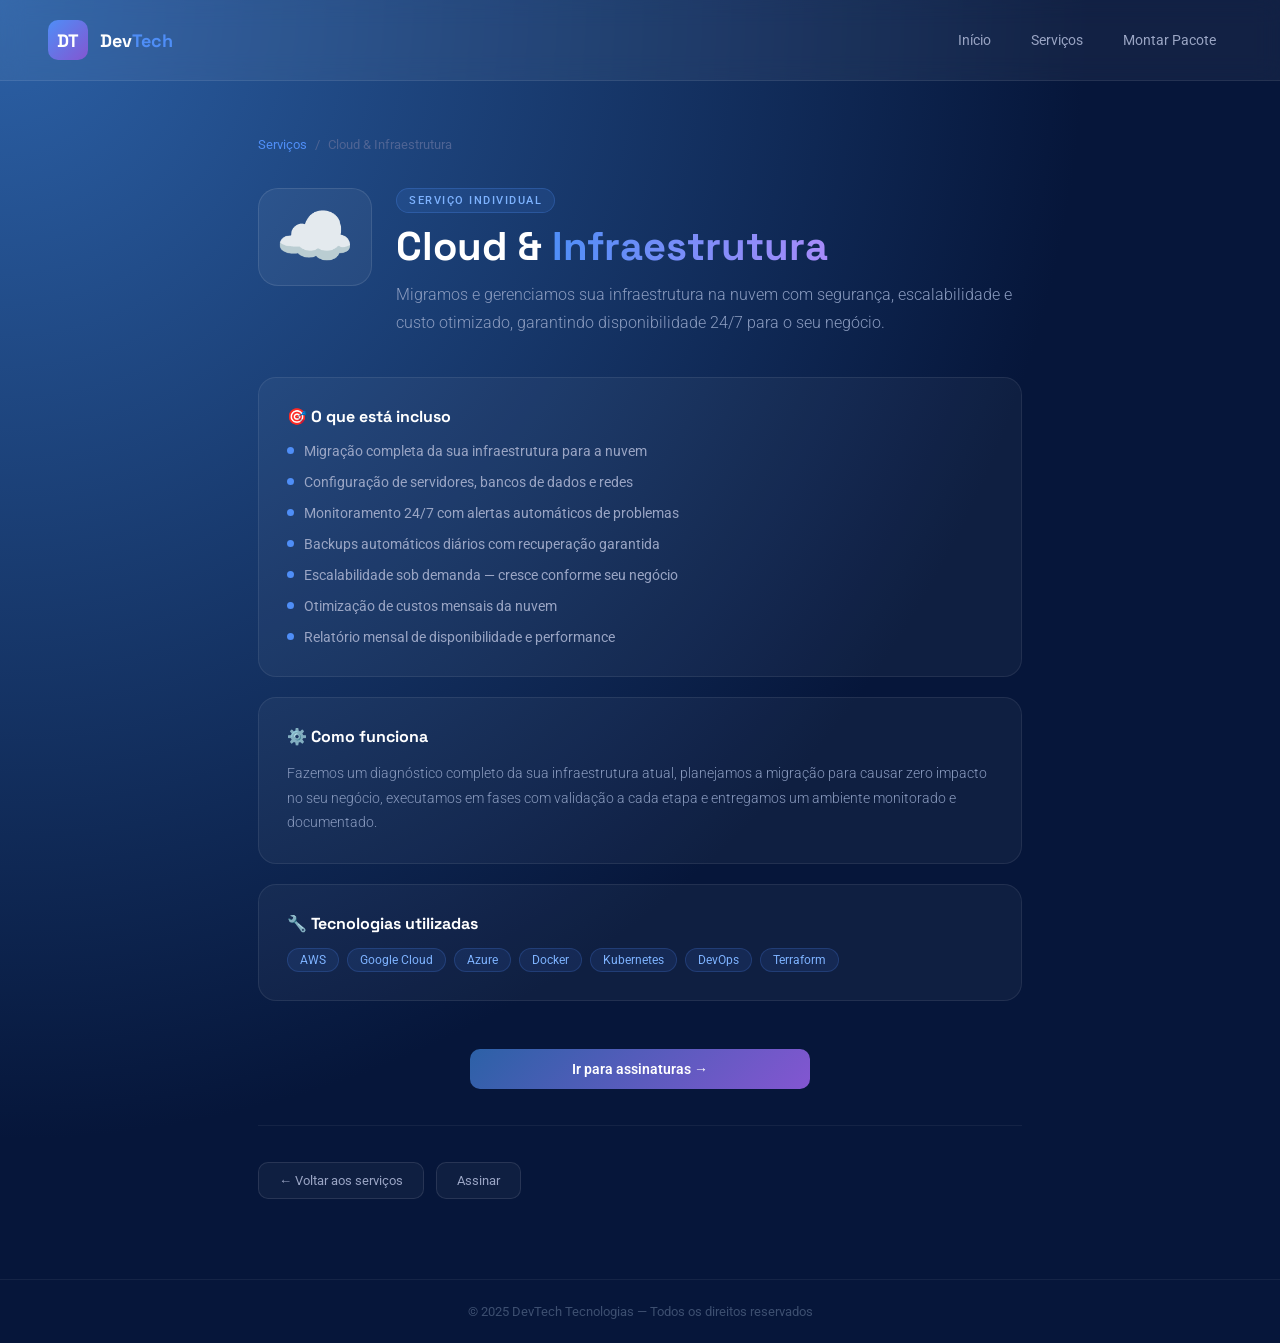
<file: detalhe-cloud.html>
<!DOCTYPE html>
<html lang="pt-br">
<head>
    <meta charset="UTF-8">
    <meta name="viewport" content="width=device-width, initial-scale=1.0">
    <title>Cloud & Infraestrutura — DevTech Tecnologias</title>
    <link rel="icon" type="image/svg+xml" href="favicon.svg">
    <link href="https://fonts.googleapis.com/css2?family=Space+Grotesk:wght@500;600;700&family=Roboto:wght@300;400;500;700&display=swap" rel="stylesheet">
    <style>
        * { margin: 0; padding: 0; box-sizing: border-box; }
        body {
            font-family: 'Roboto', sans-serif;
            background-color: #06163a;
            background-image:
                radial-gradient(ellipse at top left, #2c61a7 0%, #06163a 60%),
                radial-gradient(ellipse at bottom right, #8356d1 0%, transparent 80%);
            min-height: 100vh; color: #e8eaf6;
        }
        nav {
            display: flex; align-items: center; justify-content: space-between;
            padding: 20px 48px; background: rgba(255,255,255,0.05);
            backdrop-filter: blur(12px); border-bottom: 1px solid rgba(255,255,255,0.08);
            position: sticky; top: 0; z-index: 100;
        }
        .logo { display: flex; align-items: center; gap: 12px; text-decoration: none; }
        .logo-icon { width: 40px; height: 40px; background: linear-gradient(135deg, #4f8ef7, #8356d1); border-radius: 10px; display: flex; align-items: center; justify-content: center; font-family: 'Space Grotesk', sans-serif; font-weight: 800; font-size: 18px; color: white; }
        .logo-text { font-family: 'Space Grotesk', sans-serif; font-weight: 700; font-size: 18px; color: white; }
        .logo-text span { color: #4f8ef7; }
        .nav-links { display: flex; gap: 8px; }
        .nav-links a { color: #9aa5c4; text-decoration: none; font-size: 14px; padding: 8px 16px; border-radius: 8px; transition: all 0.2s; }
        .nav-links a:hover { background: rgba(255,255,255,0.07); color: white; }
        .page { max-width: 860px; margin: 0 auto; padding: 56px 48px 80px; }
        .breadcrumb { display: flex; align-items: center; gap: 8px; font-size: 13px; color: #4f6494; margin-bottom: 36px; }
        .breadcrumb a { color: #4f8ef7; text-decoration: none; }
        .breadcrumb a:hover { text-decoration: underline; }
        .servico-hero { display: flex; align-items: flex-start; gap: 24px; margin-bottom: 40px; animation: fadeUp 0.5s ease both; }
        .servico-emoji-grande { font-size: 64px; line-height: 1; flex-shrink: 0; background: rgba(255,255,255,0.05); border: 1px solid rgba(255,255,255,0.1); border-radius: 20px; padding: 16px; }
        .servico-info { flex: 1; }
        .hero-tag { display: inline-block; background: rgba(79,142,247,0.12); border: 1px solid rgba(79,142,247,0.25); color: #7eb3ff; font-size: 11px; font-weight: 500; letter-spacing: 1.5px; text-transform: uppercase; padding: 5px 12px; border-radius: 20px; margin-bottom: 12px; }
        .servico-info h1 { font-family: 'Space Grotesk', sans-serif; font-size: 40px; font-weight: 800; color: white; line-height: 1.1; margin-bottom: 12px; }
        .servico-info h1 span { background: linear-gradient(90deg, #4f8ef7, #a78bfa); -webkit-background-clip: text; -webkit-text-fill-color: transparent; background-clip: text; }
        .servico-info p { font-size: 16px; color: #8a9bbf; line-height: 1.75; font-weight: 300; }
        .secoes { display: flex; flex-direction: column; gap: 20px; margin-bottom: 48px; animation: fadeUp 0.5s 0.1s ease both; }
        .secao { background: rgba(255,255,255,0.04); border: 1px solid rgba(255,255,255,0.08); border-radius: 18px; padding: 28px; }
        .secao-titulo { font-family: 'Space Grotesk', sans-serif; font-size: 16px; font-weight: 700; color: white; margin-bottom: 14px; display: flex; align-items: center; gap: 8px; }
        .secao p { font-size: 14px; color: #8a9bbf; line-height: 1.75; font-weight: 300; }
        .lista { list-style: none; display: flex; flex-direction: column; gap: 10px; }
        .lista li { font-size: 14px; color: #9aa5c4; display: flex; align-items: flex-start; gap: 10px; line-height: 1.5; }
        .dot-item { width: 7px; height: 7px; border-radius: 50%; background: #4f8ef7; flex-shrink: 0; margin-top: 6px; }
        .techs { display: flex; flex-wrap: wrap; gap: 8px; margin-top: 4px; }
        .tech-tag { background: rgba(79,142,247,0.1); border: 1px solid rgba(79,142,247,0.2); color: #7eb3ff; font-size: 12px; padding: 4px 12px; border-radius: 20px; }
        .planos-section { animation: fadeUp 0.5s 0.2s ease both; }
        .planos-section h2 { font-family: 'Space Grotesk', sans-serif; font-size: 22px; font-weight: 700; color: white; margin-bottom: 20px; }
        .toggle-row { display: flex; align-items: center; gap: 12px; margin-bottom: 24px; }
        .toggle-label { font-size: 14px; color: #6b7fa3; font-weight: 500; transition: color 0.2s; }
        .toggle-label.ativo { color: white; }
        .toggle { position: relative; width: 52px; height: 26px; background: rgba(255,255,255,0.1); border-radius: 13px; cursor: pointer; border: 1px solid rgba(255,255,255,0.15); transition: background 0.3s; }
        .toggle.anual { background: rgba(79,142,247,0.35); border-color: rgba(79,142,247,0.5); }
        .toggle-bolinha { position: absolute; top: 3px; left: 3px; width: 18px; height: 18px; border-radius: 50%; background: white; transition: transform 0.3s; }
        .toggle.anual .toggle-bolinha { transform: translateX(26px); }
        .badge-eco { background: linear-gradient(135deg, #34d399, #10b981); color: #012b1a; font-size: 11px; font-weight: 700; padding: 3px 10px; border-radius: 20px; }
        .planos-grid { display: grid; grid-template-columns: 1fr 1fr; gap: 20px; }
        .plano-box { background: rgba(255,255,255,0.05); border: 1px solid rgba(255,255,255,0.08); border-radius: 18px; padding: 28px; transition: all 0.3s; position: relative; }
        .plano-box.destaque { border-color: rgba(79,142,247,0.45); background: rgba(79,142,247,0.06); }
        .badge-pop { position: absolute; top: -10px; left: 50%; transform: translateX(-50%); background: linear-gradient(135deg, #4f8ef7, #8356d1); color: white; font-size: 11px; font-weight: 700; padding: 3px 14px; border-radius: 20px; white-space: nowrap; }
        .plano-nome { font-family: 'Space Grotesk', sans-serif; font-size: 15px; font-weight: 700; color: white; text-align: center; margin-bottom: 16px; }
        .plano-preco-area { text-align: center; padding-bottom: 20px; margin-bottom: 20px; border-bottom: 1px solid rgba(255,255,255,0.07); }
        .preco-principal { font-family: 'Space Grotesk', sans-serif; font-size: 36px; font-weight: 800; color: white; line-height: 1; }
        .preco-principal span { font-size: 15px; color: #6b7fa3; font-weight: 400; }
        .preco-eco { font-size: 12px; color: #34d399; margin-top: 6px; font-weight: 500; }
        .plano-itens { list-style: none; display: flex; flex-direction: column; gap: 9px; margin-bottom: 22px; }
        .plano-itens li { font-size: 13px; color: #9aa5c4; display: flex; align-items: center; gap: 8px; }
        .check-icon { width: 16px; height: 16px; border-radius: 50%; background: rgba(79,142,247,0.15); border: 1px solid rgba(79,142,247,0.3); display: flex; align-items: center; justify-content: center; font-size: 9px; color: #4f8ef7; flex-shrink: 0; }
        .btn-assinar { display: block; width: 100%; padding: 12px; border-radius: 10px; background: linear-gradient(135deg, #2c61a7, #8356d1); color: white; font-family: 'Roboto', sans-serif; font-size: 14px; font-weight: 600; border: none; cursor: pointer; text-align: center; text-decoration: none; transition: opacity 0.2s, transform 0.15s; }
        .btn-assinar:hover { opacity: 0.85; transform: translateY(-2px); }
        .rodape-links { display: flex; gap: 12px; margin-top: 36px; padding-top: 36px; border-top: 1px solid rgba(255,255,255,0.06); }
        .btn-link { display: inline-flex; align-items: center; gap: 6px; padding: 10px 20px; border-radius: 10px; border: 1px solid rgba(255,255,255,0.1); background: rgba(255,255,255,0.04); color: #9aa5c4; font-size: 13px; text-decoration: none; transition: all 0.2s; }
        .btn-link:hover { background: rgba(255,255,255,0.08); color: white; }
        footer { text-align: center; padding: 24px; border-top: 1px solid rgba(255,255,255,0.06); color: #3d4f70; font-size: 13px; }
        @keyframes fadeUp { from { opacity: 0; transform: translateY(20px); } to { opacity: 1; transform: translateY(0); } }
        @media (max-width: 700px) { nav { padding: 16px 20px; } .nav-links { display: none; } .page { padding: 32px 20px 60px; } .servico-hero { flex-direction: column; gap: 16px; } .planos-grid { grid-template-columns: 1fr; } }
</style>
</head>
<body>
<nav>
    <a class="logo" href="dashboard.html">
        <div class="logo-icon">DT</div>
        <span class="logo-text">Dev<span>Tech</span></span>
    </a>
    <div class="nav-links">
        <a href="dashboard.html">In&#237;cio</a>
        <a href="serviços.html">Servi&#231;os</a>
        <a href="pacote.html">Montar Pacote</a>
    </div>
</nav>

<div class="page">
    <div class="breadcrumb">
        <a href="servicos.html">Servi&#231;os</a>
        <span>/</span>
        <span>Cloud & Infraestrutura</span>
    </div>

    <div class="servico-hero">
        <div class="servico-emoji-grande">☁️</div>
        <div class="servico-info">
            <div class="hero-tag">Servi&#231;o Individual</div>
            <h1>Cloud &amp; <span>Infraestrutura</span></h1>
            <p>Migramos e gerenciamos sua infraestrutura na nuvem com segurança, escalabilidade e custo otimizado, garantindo disponibilidade 24/7 para o seu negócio.</p>
        </div>
    </div>

    <div class="secoes">
        <div class="secao">
            <div class="secao-titulo">&#127919; O que est&#225; incluso</div>
            <ul class="lista">
                    <li><span class="dot-item"></span>Migração completa da sua infraestrutura para a nuvem</li>
                    <li><span class="dot-item"></span>Configuração de servidores, bancos de dados e redes</li>
                    <li><span class="dot-item"></span>Monitoramento 24/7 com alertas automáticos de problemas</li>
                    <li><span class="dot-item"></span>Backups automáticos diários com recuperação garantida</li>
                    <li><span class="dot-item"></span>Escalabilidade sob demanda — cresce conforme seu negócio</li>
                    <li><span class="dot-item"></span>Otimização de custos mensais da nuvem</li>
                    <li><span class="dot-item"></span>Relatório mensal de disponibilidade e performance</li>
            </ul>
        </div>
        <div class="secao">
            <div class="secao-titulo">&#9881;&#65039; Como funciona</div>
            <p>Fazemos um diagnóstico completo da sua infraestrutura atual, planejamos a migração para causar zero impacto no seu negócio, executamos em fases com validação a cada etapa e entregamos um ambiente monitorado e documentado.</p>
        </div>
        <div class="secao">
            <div class="secao-titulo">&#128295; Tecnologias utilizadas</div>
            <div class="techs">
                <span class="tech-tag">AWS</span>
                <span class="tech-tag">Google Cloud</span>
                <span class="tech-tag">Azure</span>
                <span class="tech-tag">Docker</span>
                <span class="tech-tag">Kubernetes</span>
                <span class="tech-tag">DevOps</span>
                <span class="tech-tag">Terraform</span>
            </div>
        </div>
    </div>

    <div class="planos-section">

        <a href="pacote.html" class="btn-assinar" style="max-width: 340px; margin: 28px auto 0;">Ir para assinaturas &#8594;</a>

        <div class="rodape-links">
            <a href="serviços.html" class="btn-link">&#8592; Voltar aos servi&#231;os</a>
            <a href="pacote.html" class="btn-link">Assinar</a>
        </div>
    </div>
</div>

<footer>&#169; 2025 DevTech Tecnologias &#8212; Todos os direitos reservados</footer>

<script>
</script>
</body>
</html>
</file>
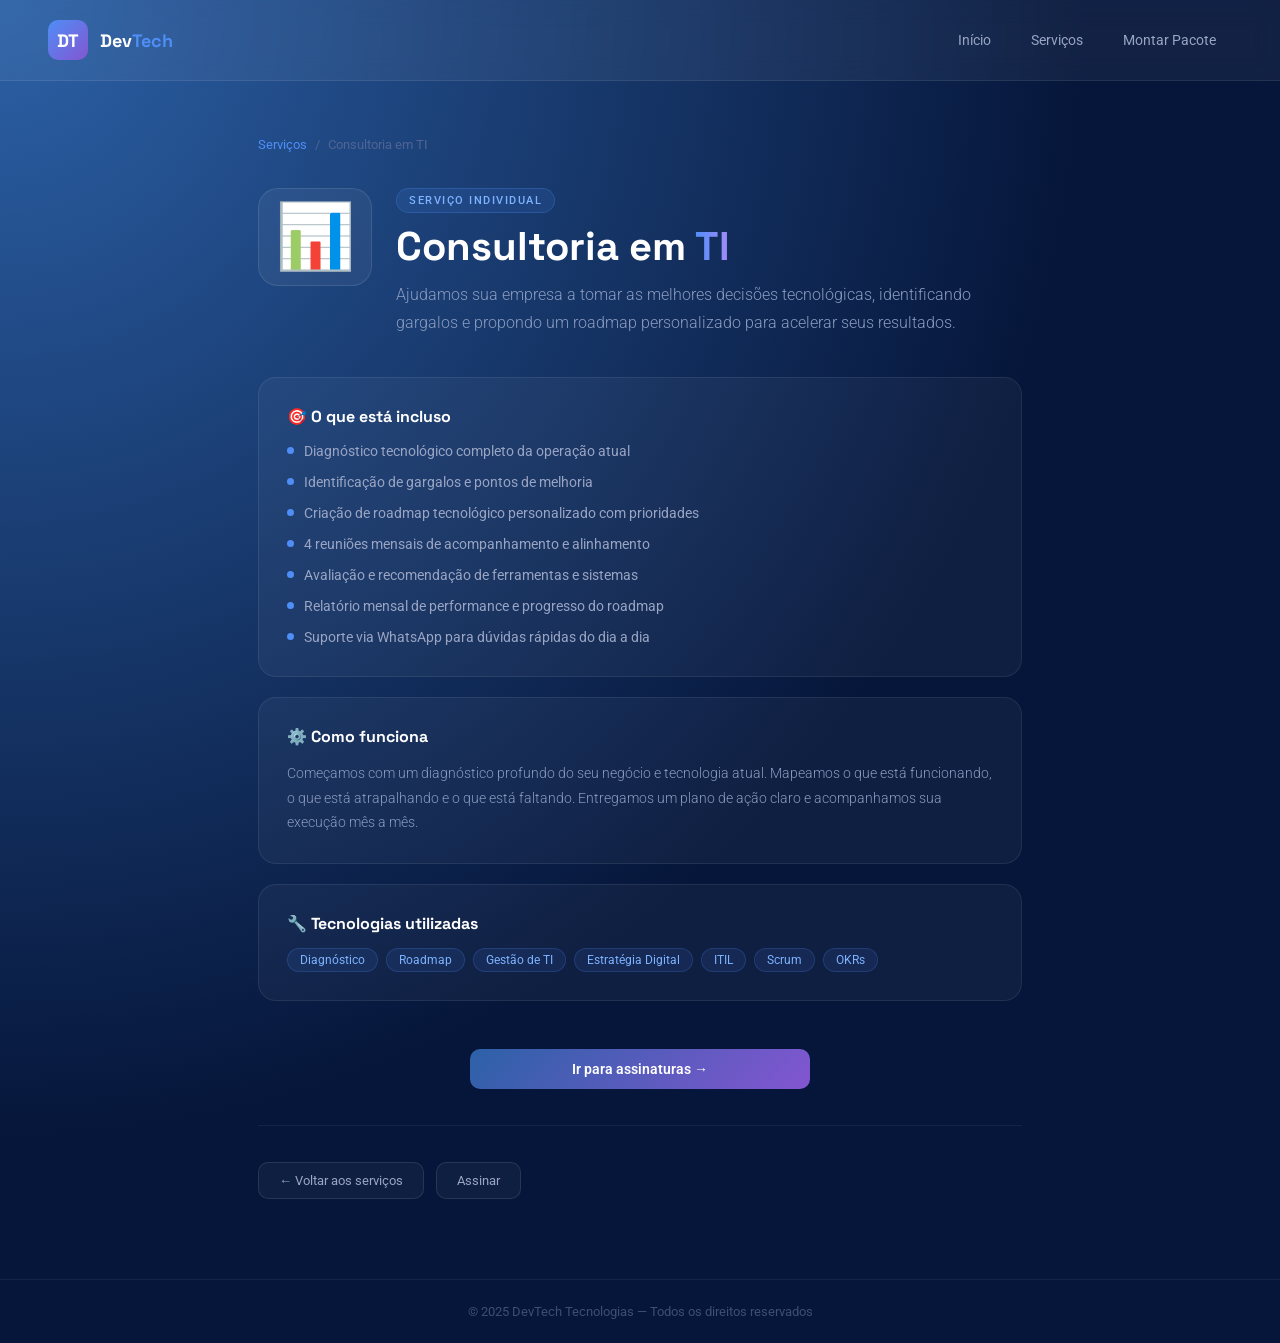
<file: detalhe-consultoria.html>
<!DOCTYPE html>
<html lang="pt-br">
<head>
    <meta charset="UTF-8">
    <meta name="viewport" content="width=device-width, initial-scale=1.0">
    <title>Consultoria em TI — DevTech Tecnologias</title>
    <link rel="icon" type="image/svg+xml" href="favicon.svg">
    <link href="https://fonts.googleapis.com/css2?family=Space+Grotesk:wght@500;600;700&family=Roboto:wght@300;400;500;700&display=swap" rel="stylesheet">
    <style>
        * { margin: 0; padding: 0; box-sizing: border-box; }
        body {
            font-family: 'Roboto', sans-serif;
            background-color: #06163a;
            background-image:
                radial-gradient(ellipse at top left, #2c61a7 0%, #06163a 60%),
                radial-gradient(ellipse at bottom right, #8356d1 0%, transparent 80%);
            min-height: 100vh; color: #e8eaf6;
        }
        nav {
            display: flex; align-items: center; justify-content: space-between;
            padding: 20px 48px; background: rgba(255,255,255,0.05);
            backdrop-filter: blur(12px); border-bottom: 1px solid rgba(255,255,255,0.08);
            position: sticky; top: 0; z-index: 100;
        }
        .logo { display: flex; align-items: center; gap: 12px; text-decoration: none; }
        .logo-icon { width: 40px; height: 40px; background: linear-gradient(135deg, #4f8ef7, #8356d1); border-radius: 10px; display: flex; align-items: center; justify-content: center; font-family: 'Space Grotesk', sans-serif; font-weight: 800; font-size: 18px; color: white; }
        .logo-text { font-family: 'Space Grotesk', sans-serif; font-weight: 700; font-size: 18px; color: white; }
        .logo-text span { color: #4f8ef7; }
        .nav-links { display: flex; gap: 8px; }
        .nav-links a { color: #9aa5c4; text-decoration: none; font-size: 14px; padding: 8px 16px; border-radius: 8px; transition: all 0.2s; }
        .nav-links a:hover { background: rgba(255,255,255,0.07); color: white; }
        .page { max-width: 860px; margin: 0 auto; padding: 56px 48px 80px; }
        .breadcrumb { display: flex; align-items: center; gap: 8px; font-size: 13px; color: #4f6494; margin-bottom: 36px; }
        .breadcrumb a { color: #4f8ef7; text-decoration: none; }
        .breadcrumb a:hover { text-decoration: underline; }
        .servico-hero { display: flex; align-items: flex-start; gap: 24px; margin-bottom: 40px; animation: fadeUp 0.5s ease both; }
        .servico-emoji-grande { font-size: 64px; line-height: 1; flex-shrink: 0; background: rgba(255,255,255,0.05); border: 1px solid rgba(255,255,255,0.1); border-radius: 20px; padding: 16px; }
        .servico-info { flex: 1; }
        .hero-tag { display: inline-block; background: rgba(79,142,247,0.12); border: 1px solid rgba(79,142,247,0.25); color: #7eb3ff; font-size: 11px; font-weight: 500; letter-spacing: 1.5px; text-transform: uppercase; padding: 5px 12px; border-radius: 20px; margin-bottom: 12px; }
        .servico-info h1 { font-family: 'Space Grotesk', sans-serif; font-size: 40px; font-weight: 800; color: white; line-height: 1.1; margin-bottom: 12px; }
        .servico-info h1 span { background: linear-gradient(90deg, #4f8ef7, #a78bfa); -webkit-background-clip: text; -webkit-text-fill-color: transparent; background-clip: text; }
        .servico-info p { font-size: 16px; color: #8a9bbf; line-height: 1.75; font-weight: 300; }
        .secoes { display: flex; flex-direction: column; gap: 20px; margin-bottom: 48px; animation: fadeUp 0.5s 0.1s ease both; }
        .secao { background: rgba(255,255,255,0.04); border: 1px solid rgba(255,255,255,0.08); border-radius: 18px; padding: 28px; }
        .secao-titulo { font-family: 'Space Grotesk', sans-serif; font-size: 16px; font-weight: 700; color: white; margin-bottom: 14px; display: flex; align-items: center; gap: 8px; }
        .secao p { font-size: 14px; color: #8a9bbf; line-height: 1.75; font-weight: 300; }
        .lista { list-style: none; display: flex; flex-direction: column; gap: 10px; }
        .lista li { font-size: 14px; color: #9aa5c4; display: flex; align-items: flex-start; gap: 10px; line-height: 1.5; }
        .dot-item { width: 7px; height: 7px; border-radius: 50%; background: #4f8ef7; flex-shrink: 0; margin-top: 6px; }
        .techs { display: flex; flex-wrap: wrap; gap: 8px; margin-top: 4px; }
        .tech-tag { background: rgba(79,142,247,0.1); border: 1px solid rgba(79,142,247,0.2); color: #7eb3ff; font-size: 12px; padding: 4px 12px; border-radius: 20px; }
        .planos-section { animation: fadeUp 0.5s 0.2s ease both; }
        .planos-section h2 { font-family: 'Space Grotesk', sans-serif; font-size: 22px; font-weight: 700; color: white; margin-bottom: 20px; }
        .toggle-row { display: flex; align-items: center; gap: 12px; margin-bottom: 24px; }
        .toggle-label { font-size: 14px; color: #6b7fa3; font-weight: 500; transition: color 0.2s; }
        .toggle-label.ativo { color: white; }
        .toggle { position: relative; width: 52px; height: 26px; background: rgba(255,255,255,0.1); border-radius: 13px; cursor: pointer; border: 1px solid rgba(255,255,255,0.15); transition: background 0.3s; }
        .toggle.anual { background: rgba(79,142,247,0.35); border-color: rgba(79,142,247,0.5); }
        .toggle-bolinha { position: absolute; top: 3px; left: 3px; width: 18px; height: 18px; border-radius: 50%; background: white; transition: transform 0.3s; }
        .toggle.anual .toggle-bolinha { transform: translateX(26px); }
        .badge-eco { background: linear-gradient(135deg, #34d399, #10b981); color: #012b1a; font-size: 11px; font-weight: 700; padding: 3px 10px; border-radius: 20px; }
        .planos-grid { display: grid; grid-template-columns: 1fr 1fr; gap: 20px; }
        .plano-box { background: rgba(255,255,255,0.05); border: 1px solid rgba(255,255,255,0.08); border-radius: 18px; padding: 28px; transition: all 0.3s; position: relative; }
        .plano-box.destaque { border-color: rgba(79,142,247,0.45); background: rgba(79,142,247,0.06); }
        .badge-pop { position: absolute; top: -10px; left: 50%; transform: translateX(-50%); background: linear-gradient(135deg, #4f8ef7, #8356d1); color: white; font-size: 11px; font-weight: 700; padding: 3px 14px; border-radius: 20px; white-space: nowrap; }
        .plano-nome { font-family: 'Space Grotesk', sans-serif; font-size: 15px; font-weight: 700; color: white; text-align: center; margin-bottom: 16px; }
        .plano-preco-area { text-align: center; padding-bottom: 20px; margin-bottom: 20px; border-bottom: 1px solid rgba(255,255,255,0.07); }
        .preco-principal { font-family: 'Space Grotesk', sans-serif; font-size: 36px; font-weight: 800; color: white; line-height: 1; }
        .preco-principal span { font-size: 15px; color: #6b7fa3; font-weight: 400; }
        .preco-eco { font-size: 12px; color: #34d399; margin-top: 6px; font-weight: 500; }
        .plano-itens { list-style: none; display: flex; flex-direction: column; gap: 9px; margin-bottom: 22px; }
        .plano-itens li { font-size: 13px; color: #9aa5c4; display: flex; align-items: center; gap: 8px; }
        .check-icon { width: 16px; height: 16px; border-radius: 50%; background: rgba(79,142,247,0.15); border: 1px solid rgba(79,142,247,0.3); display: flex; align-items: center; justify-content: center; font-size: 9px; color: #4f8ef7; flex-shrink: 0; }
        .btn-assinar { display: block; width: 100%; padding: 12px; border-radius: 10px; background: linear-gradient(135deg, #2c61a7, #8356d1); color: white; font-family: 'Roboto', sans-serif; font-size: 14px; font-weight: 600; border: none; cursor: pointer; text-align: center; text-decoration: none; transition: opacity 0.2s, transform 0.15s; }
        .btn-assinar:hover { opacity: 0.85; transform: translateY(-2px); }
        .rodape-links { display: flex; gap: 12px; margin-top: 36px; padding-top: 36px; border-top: 1px solid rgba(255,255,255,0.06); }
        .btn-link { display: inline-flex; align-items: center; gap: 6px; padding: 10px 20px; border-radius: 10px; border: 1px solid rgba(255,255,255,0.1); background: rgba(255,255,255,0.04); color: #9aa5c4; font-size: 13px; text-decoration: none; transition: all 0.2s; }
        .btn-link:hover { background: rgba(255,255,255,0.08); color: white; }
        footer { text-align: center; padding: 24px; border-top: 1px solid rgba(255,255,255,0.06); color: #3d4f70; font-size: 13px; }
        @keyframes fadeUp { from { opacity: 0; transform: translateY(20px); } to { opacity: 1; transform: translateY(0); } }
        @media (max-width: 700px) { nav { padding: 16px 20px; } .nav-links { display: none; } .page { padding: 32px 20px 60px; } .servico-hero { flex-direction: column; gap: 16px; } .planos-grid { grid-template-columns: 1fr; } }
</style>
</head>
<body>
<nav>
    <a class="logo" href="dashboard.html">
        <div class="logo-icon">DT</div>
        <span class="logo-text">Dev<span>Tech</span></span>
    </a>
    <div class="nav-links">
        <a href="dashboard.html">In&#237;cio</a>
        <a href="serviços.html">Servi&#231;os</a>
        <a href="pacote.html">Montar Pacote</a>
    </div>
</nav>

<div class="page">
    <div class="breadcrumb">
        <a href="serviços.html">Servi&#231;os</a>
        <span>/</span>
        <span>Consultoria em TI</span>
    </div>

    <div class="servico-hero">
        <div class="servico-emoji-grande">📊</div>
        <div class="servico-info">
            <div class="hero-tag">Servi&#231;o Individual</div>
            <h1>Consultoria em <span>TI</span></h1>
            <p>Ajudamos sua empresa a tomar as melhores decisões tecnológicas, identificando gargalos e propondo um roadmap personalizado para acelerar seus resultados.</p>
        </div>
    </div>

    <div class="secoes">
        <div class="secao">
            <div class="secao-titulo">&#127919; O que est&#225; incluso</div>
            <ul class="lista">
                    <li><span class="dot-item"></span>Diagnóstico tecnológico completo da operação atual</li>
                    <li><span class="dot-item"></span>Identificação de gargalos e pontos de melhoria</li>
                    <li><span class="dot-item"></span>Criação de roadmap tecnológico personalizado com prioridades</li>
                    <li><span class="dot-item"></span>4 reuniões mensais de acompanhamento e alinhamento</li>
                    <li><span class="dot-item"></span>Avaliação e recomendação de ferramentas e sistemas</li>
                    <li><span class="dot-item"></span>Relatório mensal de performance e progresso do roadmap</li>
                    <li><span class="dot-item"></span>Suporte via WhatsApp para dúvidas rápidas do dia a dia</li>
            </ul>
        </div>
        <div class="secao">
            <div class="secao-titulo">&#9881;&#65039; Como funciona</div>
            <p>Começamos com um diagnóstico profundo do seu negócio e tecnologia atual. Mapeamos o que está funcionando, o que está atrapalhando e o que está faltando. Entregamos um plano de ação claro e acompanhamos sua execução mês a mês.</p>
        </div>
        <div class="secao">
            <div class="secao-titulo">&#128295; Tecnologias utilizadas</div>
            <div class="techs">
                <span class="tech-tag">Diagnóstico</span>
                <span class="tech-tag">Roadmap</span>
                <span class="tech-tag">Gestão de TI</span>
                <span class="tech-tag">Estratégia Digital</span>
                <span class="tech-tag">ITIL</span>
                <span class="tech-tag">Scrum</span>
                <span class="tech-tag">OKRs</span>
            </div>
        </div>
    </div>

    <div class="planos-section">

        <a href="pacote.html" class="btn-assinar" style="max-width: 340px; margin: 28px auto 0;">Ir para assinaturas &#8594;</a>

        <div class="rodape-links">
            <a href="serviços.html" class="btn-link">&#8592; Voltar aos servi&#231;os</a>
            <a href="pacote.html" class="btn-link">Assinar</a>
        </div>
    </div>
</div>

<footer>&#169; 2025 DevTech Tecnologias &#8212; Todos os direitos reservados</footer>

<script>
</script>
</body>
</html>
</file>
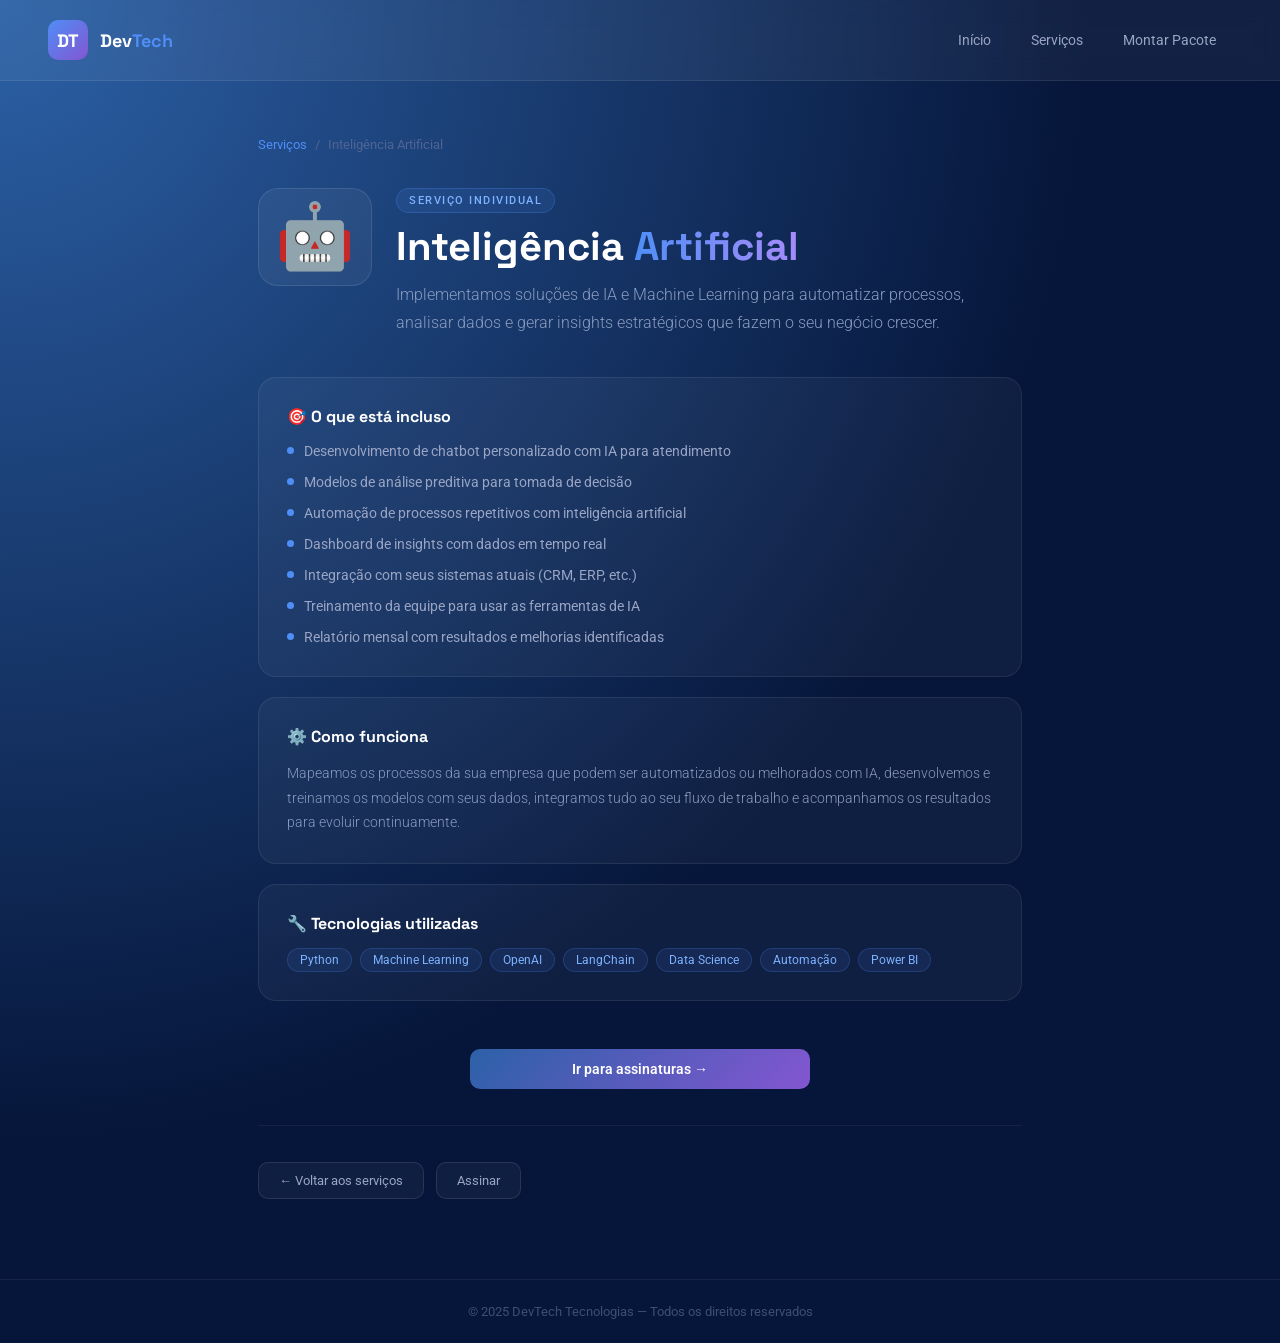
<file: detalhe-ia.html>
<!DOCTYPE html>
<html lang="pt-br">
<head>
    <meta charset="UTF-8">
    <meta name="viewport" content="width=device-width, initial-scale=1.0">
    <title>Inteligência Artificial — DevTech Tecnologias</title>
    <link rel="icon" type="image/svg+xml" href="favicon.svg">
    <link href="https://fonts.googleapis.com/css2?family=Space+Grotesk:wght@500;600;700&family=Roboto:wght@300;400;500;700&display=swap" rel="stylesheet">
    <style>
        * { margin: 0; padding: 0; box-sizing: border-box; }
        body {
            font-family: 'Roboto', sans-serif;
            background-color: #06163a;
            background-image:
                radial-gradient(ellipse at top left, #2c61a7 0%, #06163a 60%),
                radial-gradient(ellipse at bottom right, #8356d1 0%, transparent 80%);
            min-height: 100vh; color: #e8eaf6;
        }
        nav {
            display: flex; align-items: center; justify-content: space-between;
            padding: 20px 48px; background: rgba(255,255,255,0.05);
            backdrop-filter: blur(12px); border-bottom: 1px solid rgba(255,255,255,0.08);
            position: sticky; top: 0; z-index: 100;
        }
        .logo { display: flex; align-items: center; gap: 12px; text-decoration: none; }
        .logo-icon { width: 40px; height: 40px; background: linear-gradient(135deg, #4f8ef7, #8356d1); border-radius: 10px; display: flex; align-items: center; justify-content: center; font-family: 'Space Grotesk', sans-serif; font-weight: 800; font-size: 18px; color: white; }
        .logo-text { font-family: 'Space Grotesk', sans-serif; font-weight: 700; font-size: 18px; color: white; }
        .logo-text span { color: #4f8ef7; }
        .nav-links { display: flex; gap: 8px; }
        .nav-links a { color: #9aa5c4; text-decoration: none; font-size: 14px; padding: 8px 16px; border-radius: 8px; transition: all 0.2s; }
        .nav-links a:hover { background: rgba(255,255,255,0.07); color: white; }
        .page { max-width: 860px; margin: 0 auto; padding: 56px 48px 80px; }
        .breadcrumb { display: flex; align-items: center; gap: 8px; font-size: 13px; color: #4f6494; margin-bottom: 36px; }
        .breadcrumb a { color: #4f8ef7; text-decoration: none; }
        .breadcrumb a:hover { text-decoration: underline; }
        .servico-hero { display: flex; align-items: flex-start; gap: 24px; margin-bottom: 40px; animation: fadeUp 0.5s ease both; }
        .servico-emoji-grande { font-size: 64px; line-height: 1; flex-shrink: 0; background: rgba(255,255,255,0.05); border: 1px solid rgba(255,255,255,0.1); border-radius: 20px; padding: 16px; }
        .servico-info { flex: 1; }
        .hero-tag { display: inline-block; background: rgba(79,142,247,0.12); border: 1px solid rgba(79,142,247,0.25); color: #7eb3ff; font-size: 11px; font-weight: 500; letter-spacing: 1.5px; text-transform: uppercase; padding: 5px 12px; border-radius: 20px; margin-bottom: 12px; }
        .servico-info h1 { font-family: 'Space Grotesk', sans-serif; font-size: 40px; font-weight: 800; color: white; line-height: 1.1; margin-bottom: 12px; }
        .servico-info h1 span { background: linear-gradient(90deg, #4f8ef7, #a78bfa); -webkit-background-clip: text; -webkit-text-fill-color: transparent; background-clip: text; }
        .servico-info p { font-size: 16px; color: #8a9bbf; line-height: 1.75; font-weight: 300; }
        .secoes { display: flex; flex-direction: column; gap: 20px; margin-bottom: 48px; animation: fadeUp 0.5s 0.1s ease both; }
        .secao { background: rgba(255,255,255,0.04); border: 1px solid rgba(255,255,255,0.08); border-radius: 18px; padding: 28px; }
        .secao-titulo { font-family: 'Space Grotesk', sans-serif; font-size: 16px; font-weight: 700; color: white; margin-bottom: 14px; display: flex; align-items: center; gap: 8px; }
        .secao p { font-size: 14px; color: #8a9bbf; line-height: 1.75; font-weight: 300; }
        .lista { list-style: none; display: flex; flex-direction: column; gap: 10px; }
        .lista li { font-size: 14px; color: #9aa5c4; display: flex; align-items: flex-start; gap: 10px; line-height: 1.5; }
        .dot-item { width: 7px; height: 7px; border-radius: 50%; background: #4f8ef7; flex-shrink: 0; margin-top: 6px; }
        .techs { display: flex; flex-wrap: wrap; gap: 8px; margin-top: 4px; }
        .tech-tag { background: rgba(79,142,247,0.1); border: 1px solid rgba(79,142,247,0.2); color: #7eb3ff; font-size: 12px; padding: 4px 12px; border-radius: 20px; }
        .planos-section { animation: fadeUp 0.5s 0.2s ease both; }
        .planos-section h2 { font-family: 'Space Grotesk', sans-serif; font-size: 22px; font-weight: 700; color: white; margin-bottom: 20px; }
        .toggle-row { display: flex; align-items: center; gap: 12px; margin-bottom: 24px; }
        .toggle-label { font-size: 14px; color: #6b7fa3; font-weight: 500; transition: color 0.2s; }
        .toggle-label.ativo { color: white; }
        .toggle { position: relative; width: 52px; height: 26px; background: rgba(255,255,255,0.1); border-radius: 13px; cursor: pointer; border: 1px solid rgba(255,255,255,0.15); transition: background 0.3s; }
        .toggle.anual { background: rgba(79,142,247,0.35); border-color: rgba(79,142,247,0.5); }
        .toggle-bolinha { position: absolute; top: 3px; left: 3px; width: 18px; height: 18px; border-radius: 50%; background: white; transition: transform 0.3s; }
        .toggle.anual .toggle-bolinha { transform: translateX(26px); }
        .badge-eco { background: linear-gradient(135deg, #34d399, #10b981); color: #012b1a; font-size: 11px; font-weight: 700; padding: 3px 10px; border-radius: 20px; }
        .planos-grid { display: grid; grid-template-columns: 1fr 1fr; gap: 20px; }
        .plano-box { background: rgba(255,255,255,0.05); border: 1px solid rgba(255,255,255,0.08); border-radius: 18px; padding: 28px; transition: all 0.3s; position: relative; }
        .plano-box.destaque { border-color: rgba(79,142,247,0.45); background: rgba(79,142,247,0.06); }
        .badge-pop { position: absolute; top: -10px; left: 50%; transform: translateX(-50%); background: linear-gradient(135deg, #4f8ef7, #8356d1); color: white; font-size: 11px; font-weight: 700; padding: 3px 14px; border-radius: 20px; white-space: nowrap; }
        .plano-nome { font-family: 'Space Grotesk', sans-serif; font-size: 15px; font-weight: 700; color: white; text-align: center; margin-bottom: 16px; }
        .plano-preco-area { text-align: center; padding-bottom: 20px; margin-bottom: 20px; border-bottom: 1px solid rgba(255,255,255,0.07); }
        .preco-principal { font-family: 'Space Grotesk', sans-serif; font-size: 36px; font-weight: 800; color: white; line-height: 1; }
        .preco-principal span { font-size: 15px; color: #6b7fa3; font-weight: 400; }
        .preco-eco { font-size: 12px; color: #34d399; margin-top: 6px; font-weight: 500; }
        .plano-itens { list-style: none; display: flex; flex-direction: column; gap: 9px; margin-bottom: 22px; }
        .plano-itens li { font-size: 13px; color: #9aa5c4; display: flex; align-items: center; gap: 8px; }
        .check-icon { width: 16px; height: 16px; border-radius: 50%; background: rgba(79,142,247,0.15); border: 1px solid rgba(79,142,247,0.3); display: flex; align-items: center; justify-content: center; font-size: 9px; color: #4f8ef7; flex-shrink: 0; }
        .btn-assinar { display: block; width: 100%; padding: 12px; border-radius: 10px; background: linear-gradient(135deg, #2c61a7, #8356d1); color: white; font-family: 'Roboto', sans-serif; font-size: 14px; font-weight: 600; border: none; cursor: pointer; text-align: center; text-decoration: none; transition: opacity 0.2s, transform 0.15s; }
        .btn-assinar:hover { opacity: 0.85; transform: translateY(-2px); }
        .rodape-links { display: flex; gap: 12px; margin-top: 36px; padding-top: 36px; border-top: 1px solid rgba(255,255,255,0.06); }
        .btn-link { display: inline-flex; align-items: center; gap: 6px; padding: 10px 20px; border-radius: 10px; border: 1px solid rgba(255,255,255,0.1); background: rgba(255,255,255,0.04); color: #9aa5c4; font-size: 13px; text-decoration: none; transition: all 0.2s; }
        .btn-link:hover { background: rgba(255,255,255,0.08); color: white; }
        footer { text-align: center; padding: 24px; border-top: 1px solid rgba(255,255,255,0.06); color: #3d4f70; font-size: 13px; }
        @keyframes fadeUp { from { opacity: 0; transform: translateY(20px); } to { opacity: 1; transform: translateY(0); } }
        @media (max-width: 700px) { nav { padding: 16px 20px; } .nav-links { display: none; } .page { padding: 32px 20px 60px; } .servico-hero { flex-direction: column; gap: 16px; } .planos-grid { grid-template-columns: 1fr; } }
</style>
</head>
<body>
<nav>
    <a class="logo" href="dashboard.html">
        <div class="logo-icon">DT</div>
        <span class="logo-text">Dev<span>Tech</span></span>
    </a>
    <div class="nav-links">
        <a href="dashboard.html">In&#237;cio</a>
        <a href="serviços.html">Servi&#231;os</a>
        <a href="pacote.html">Montar Pacote</a>
    </div>
</nav>

<div class="page">
    <div class="breadcrumb">
        <a href="serviços.html">Servi&#231;os</a>
        <span>/</span>
        <span>Inteligência Artificial</span>
    </div>

    <div class="servico-hero">
        <div class="servico-emoji-grande">🤖</div>
        <div class="servico-info">
            <div class="hero-tag">Servi&#231;o Individual</div>
            <h1>Inteligência <span>Artificial</span></h1>
            <p>Implementamos soluções de IA e Machine Learning para automatizar processos, analisar dados e gerar insights estratégicos que fazem o seu negócio crescer.</p>
        </div>
    </div>

    <div class="secoes">
        <div class="secao">
            <div class="secao-titulo">&#127919; O que est&#225; incluso</div>
            <ul class="lista">
                    <li><span class="dot-item"></span>Desenvolvimento de chatbot personalizado com IA para atendimento</li>
                    <li><span class="dot-item"></span>Modelos de análise preditiva para tomada de decisão</li>
                    <li><span class="dot-item"></span>Automação de processos repetitivos com inteligência artificial</li>
                    <li><span class="dot-item"></span>Dashboard de insights com dados em tempo real</li>
                    <li><span class="dot-item"></span>Integração com seus sistemas atuais (CRM, ERP, etc.)</li>
                    <li><span class="dot-item"></span>Treinamento da equipe para usar as ferramentas de IA</li>
                    <li><span class="dot-item"></span>Relatório mensal com resultados e melhorias identificadas</li>
            </ul>
        </div>
        <div class="secao">
            <div class="secao-titulo">&#9881;&#65039; Como funciona</div>
            <p>Mapeamos os processos da sua empresa que podem ser automatizados ou melhorados com IA, desenvolvemos e treinamos os modelos com seus dados, integramos tudo ao seu fluxo de trabalho e acompanhamos os resultados para evoluir continuamente.</p>
        </div>
        <div class="secao">
            <div class="secao-titulo">&#128295; Tecnologias utilizadas</div>
            <div class="techs">
                <span class="tech-tag">Python</span>
                <span class="tech-tag">Machine Learning</span>
                <span class="tech-tag">OpenAI</span>
                <span class="tech-tag">LangChain</span>
                <span class="tech-tag">Data Science</span>
                <span class="tech-tag">Automação</span>
                <span class="tech-tag">Power BI</span>
            </div>
        </div>
    </div>

    <div class="planos-section">

        <a href="pacote.html" class="btn-assinar" style="max-width: 340px; margin: 28px auto 0;">Ir para assinaturas &#8594;</a>

        <div class="rodape-links">
            <a href="serviços.html" class="btn-link">&#8592; Voltar aos servi&#231;os</a>
            <a href="pacote.html" class="btn-link">Assinar</a>
        </div>
    </div>
</div>

<footer>&#169; 2025 DevTech Tecnologias &#8212; Todos os direitos reservados</footer>

<script>
</script>
</body>
</html>
</file>
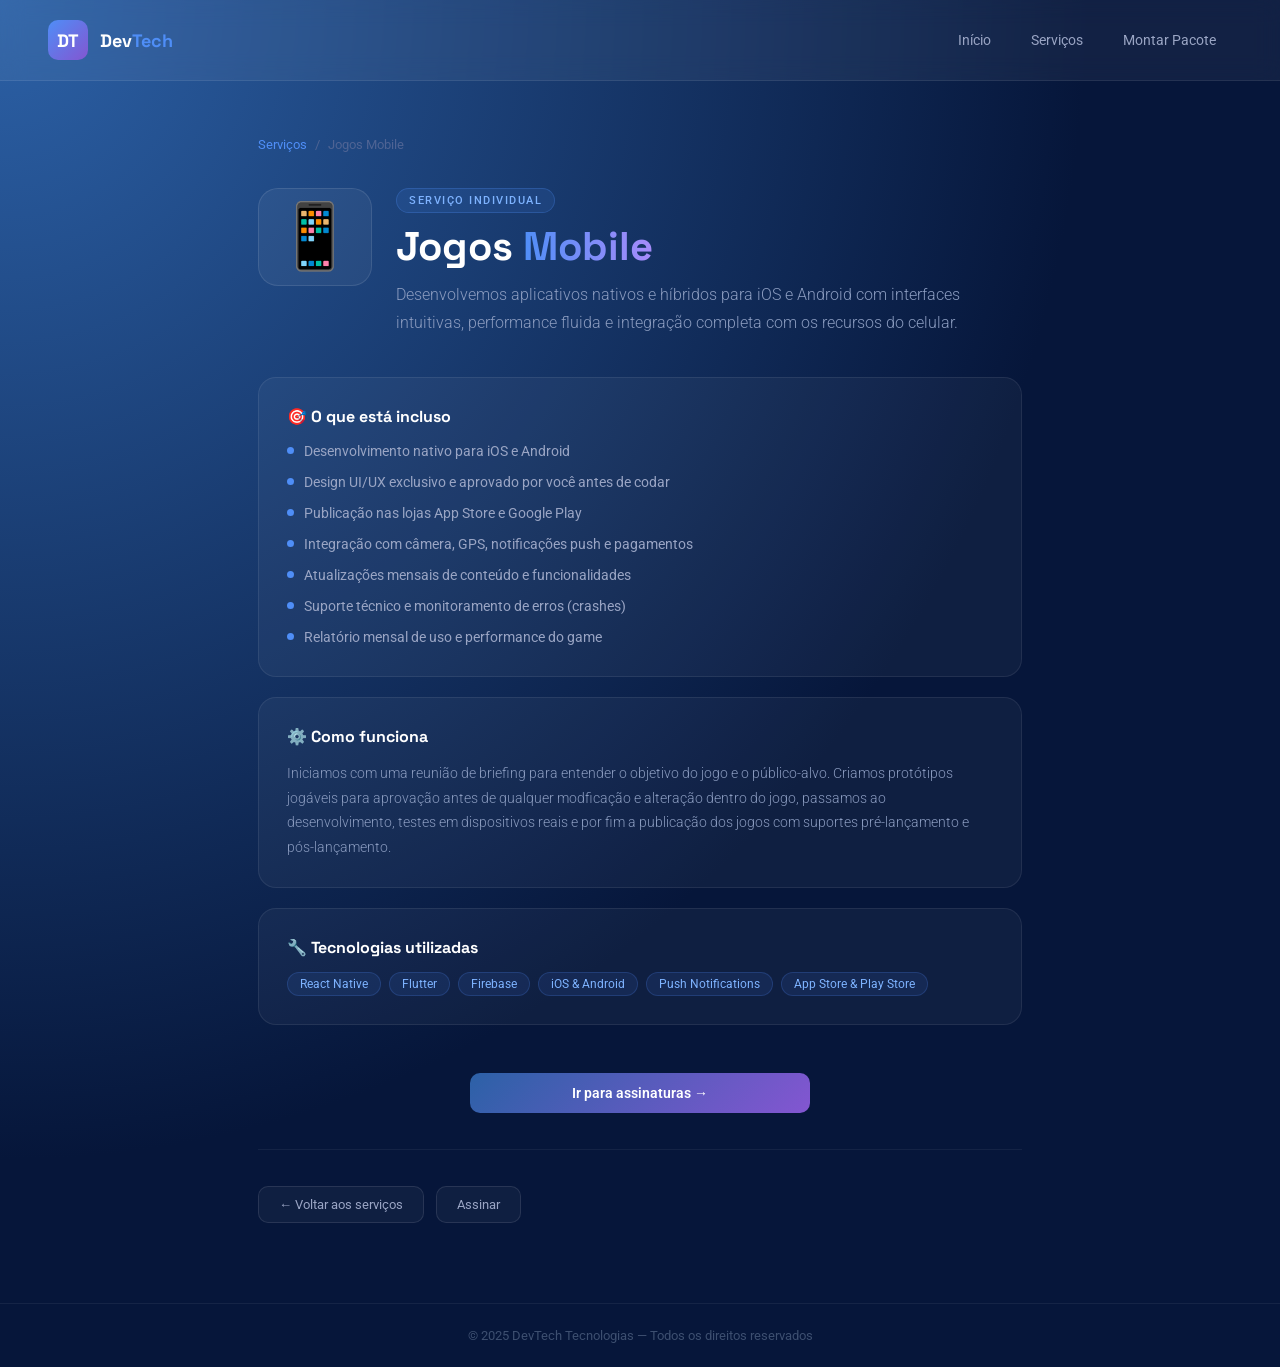
<file: detalhe-mobile.html>
<!DOCTYPE html>
<html lang="pt-br">
<head>
    <meta charset="UTF-8">
    <meta name="viewport" content="width=device-width, initial-scale=1.0">
    <title>Aplicativos Mobile — DevTech Tecnologias</title>
    <link rel="icon" type="image/svg+xml" href="favicon.svg">
    <link href="https://fonts.googleapis.com/css2?family=Space+Grotesk:wght@500;600;700&family=Roboto:wght@300;400;500;700&display=swap" rel="stylesheet">
    <style>
        * { margin: 0; padding: 0; box-sizing: border-box; }
        body {
            font-family: 'Roboto', sans-serif;
            background-color: #06163a;
            background-image:
                radial-gradient(ellipse at top left, #2c61a7 0%, #06163a 60%),
                radial-gradient(ellipse at bottom right, #8356d1 0%, transparent 80%);
            min-height: 100vh; color: #e8eaf6;
        }
        nav {
            display: flex; align-items: center; justify-content: space-between;
            padding: 20px 48px; background: rgba(255,255,255,0.05);
            backdrop-filter: blur(12px); border-bottom: 1px solid rgba(255,255,255,0.08);
            position: sticky; top: 0; z-index: 100;
        }
        .logo { display: flex; align-items: center; gap: 12px; text-decoration: none; }
        .logo-icon { width: 40px; height: 40px; background: linear-gradient(135deg, #4f8ef7, #8356d1); border-radius: 10px; display: flex; align-items: center; justify-content: center; font-family: 'Space Grotesk', sans-serif; font-weight: 800; font-size: 18px; color: white; }
        .logo-text { font-family: 'Space Grotesk', sans-serif; font-weight: 700; font-size: 18px; color: white; }
        .logo-text span { color: #4f8ef7; }
        .nav-links { display: flex; gap: 8px; }
        .nav-links a { color: #9aa5c4; text-decoration: none; font-size: 14px; padding: 8px 16px; border-radius: 8px; transition: all 0.2s; }
        .nav-links a:hover { background: rgba(255,255,255,0.07); color: white; }
        .page { max-width: 860px; margin: 0 auto; padding: 56px 48px 80px; }
        .breadcrumb { display: flex; align-items: center; gap: 8px; font-size: 13px; color: #4f6494; margin-bottom: 36px; }
        .breadcrumb a { color: #4f8ef7; text-decoration: none; }
        .breadcrumb a:hover { text-decoration: underline; }
        .servico-hero { display: flex; align-items: flex-start; gap: 24px; margin-bottom: 40px; animation: fadeUp 0.5s ease both; }
        .servico-emoji-grande { font-size: 64px; line-height: 1; flex-shrink: 0; background: rgba(255,255,255,0.05); border: 1px solid rgba(255,255,255,0.1); border-radius: 20px; padding: 16px; }
        .servico-info { flex: 1; }
        .hero-tag { display: inline-block; background: rgba(79,142,247,0.12); border: 1px solid rgba(79,142,247,0.25); color: #7eb3ff; font-size: 11px; font-weight: 500; letter-spacing: 1.5px; text-transform: uppercase; padding: 5px 12px; border-radius: 20px; margin-bottom: 12px; }
        .servico-info h1 { font-family: 'Space Grotesk', sans-serif; font-size: 40px; font-weight: 800; color: white; line-height: 1.1; margin-bottom: 12px; }
        .servico-info h1 span { background: linear-gradient(90deg, #4f8ef7, #a78bfa); -webkit-background-clip: text; -webkit-text-fill-color: transparent; background-clip: text; }
        .servico-info p { font-size: 16px; color: #8a9bbf; line-height: 1.75; font-weight: 300; }
        .secoes { display: flex; flex-direction: column; gap: 20px; margin-bottom: 48px; animation: fadeUp 0.5s 0.1s ease both; }
        .secao { background: rgba(255,255,255,0.04); border: 1px solid rgba(255,255,255,0.08); border-radius: 18px; padding: 28px; }
        .secao-titulo { font-family: 'Space Grotesk', sans-serif; font-size: 16px; font-weight: 700; color: white; margin-bottom: 14px; display: flex; align-items: center; gap: 8px; }
        .secao p { font-size: 14px; color: #8a9bbf; line-height: 1.75; font-weight: 300; }
        .lista { list-style: none; display: flex; flex-direction: column; gap: 10px; }
        .lista li { font-size: 14px; color: #9aa5c4; display: flex; align-items: flex-start; gap: 10px; line-height: 1.5; }
        .dot-item { width: 7px; height: 7px; border-radius: 50%; background: #4f8ef7; flex-shrink: 0; margin-top: 6px; }
        .techs { display: flex; flex-wrap: wrap; gap: 8px; margin-top: 4px; }
        .tech-tag { background: rgba(79,142,247,0.1); border: 1px solid rgba(79,142,247,0.2); color: #7eb3ff; font-size: 12px; padding: 4px 12px; border-radius: 20px; }
        .planos-section { animation: fadeUp 0.5s 0.2s ease both; }
        .planos-section h2 { font-family: 'Space Grotesk', sans-serif; font-size: 22px; font-weight: 700; color: white; margin-bottom: 20px; }
        .toggle-row { display: flex; align-items: center; gap: 12px; margin-bottom: 24px; }
        .toggle-label { font-size: 14px; color: #6b7fa3; font-weight: 500; transition: color 0.2s; }
        .toggle-label.ativo { color: white; }
        .toggle { position: relative; width: 52px; height: 26px; background: rgba(255,255,255,0.1); border-radius: 13px; cursor: pointer; border: 1px solid rgba(255,255,255,0.15); transition: background 0.3s; }
        .toggle.anual { background: rgba(79,142,247,0.35); border-color: rgba(79,142,247,0.5); }
        .toggle-bolinha { position: absolute; top: 3px; left: 3px; width: 18px; height: 18px; border-radius: 50%; background: white; transition: transform 0.3s; }
        .toggle.anual .toggle-bolinha { transform: translateX(26px); }
        .badge-eco { background: linear-gradient(135deg, #34d399, #10b981); color: #012b1a; font-size: 11px; font-weight: 700; padding: 3px 10px; border-radius: 20px; }
        .planos-grid { display: grid; grid-template-columns: 1fr 1fr; gap: 20px; }
        .plano-box { background: rgba(255,255,255,0.05); border: 1px solid rgba(255,255,255,0.08); border-radius: 18px; padding: 28px; transition: all 0.3s; position: relative; }
        .plano-box.destaque { border-color: rgba(79,142,247,0.45); background: rgba(79,142,247,0.06); }
        .badge-pop { position: absolute; top: -10px; left: 50%; transform: translateX(-50%); background: linear-gradient(135deg, #4f8ef7, #8356d1); color: white; font-size: 11px; font-weight: 700; padding: 3px 14px; border-radius: 20px; white-space: nowrap; }
        .plano-nome { font-family: 'Space Grotesk', sans-serif; font-size: 15px; font-weight: 700; color: white; text-align: center; margin-bottom: 16px; }
        .plano-preco-area { text-align: center; padding-bottom: 20px; margin-bottom: 20px; border-bottom: 1px solid rgba(255,255,255,0.07); }
        .preco-principal { font-family: 'Space Grotesk', sans-serif; font-size: 36px; font-weight: 800; color: white; line-height: 1; }
        .preco-principal span { font-size: 15px; color: #6b7fa3; font-weight: 400; }
        .preco-eco { font-size: 12px; color: #34d399; margin-top: 6px; font-weight: 500; }
        .plano-itens { list-style: none; display: flex; flex-direction: column; gap: 9px; margin-bottom: 22px; }
        .plano-itens li { font-size: 13px; color: #9aa5c4; display: flex; align-items: center; gap: 8px; }
        .check-icon { width: 16px; height: 16px; border-radius: 50%; background: rgba(79,142,247,0.15); border: 1px solid rgba(79,142,247,0.3); display: flex; align-items: center; justify-content: center; font-size: 9px; color: #4f8ef7; flex-shrink: 0; }
        .btn-assinar { display: block; width: 100%; padding: 12px; border-radius: 10px; background: linear-gradient(135deg, #2c61a7, #8356d1); color: white; font-family: 'Roboto', sans-serif; font-size: 14px; font-weight: 600; border: none; cursor: pointer; text-align: center; text-decoration: none; transition: opacity 0.2s, transform 0.15s; }
        .btn-assinar:hover { opacity: 0.85; transform: translateY(-2px); }
        .rodape-links { display: flex; gap: 12px; margin-top: 36px; padding-top: 36px; border-top: 1px solid rgba(255,255,255,0.06); }
        .btn-link { display: inline-flex; align-items: center; gap: 6px; padding: 10px 20px; border-radius: 10px; border: 1px solid rgba(255,255,255,0.1); background: rgba(255,255,255,0.04); color: #9aa5c4; font-size: 13px; text-decoration: none; transition: all 0.2s; }
        .btn-link:hover { background: rgba(255,255,255,0.08); color: white; }
        footer { text-align: center; padding: 24px; border-top: 1px solid rgba(255,255,255,0.06); color: #3d4f70; font-size: 13px; }
        @keyframes fadeUp { from { opacity: 0; transform: translateY(20px); } to { opacity: 1; transform: translateY(0); } }
        @media (max-width: 700px) { nav { padding: 16px 20px; } .nav-links { display: none; } .page { padding: 32px 20px 60px; } .servico-hero { flex-direction: column; gap: 16px; } .planos-grid { grid-template-columns: 1fr; } }
</style>
</head>
<body>
<nav>
    <a class="logo" href="dashboard.html">
        <div class="logo-icon">DT</div>
        <span class="logo-text">Dev<span>Tech</span></span>
    </a>
    <div class="nav-links">
        <a href="dashboard.html">In&#237;cio</a>
        <a href="serviços.html">Servi&#231;os</a>
        <a href="pacote.html">Montar Pacote</a>
    </div>
</nav>

<div class="page">
    <div class="breadcrumb">
        <a href="serviços.html">Servi&#231;os</a>
        <span>/</span>
        <span>Jogos Mobile</span>
    </div>

    <div class="servico-hero">
        <div class="servico-emoji-grande">📱</div>
        <div class="servico-info">
            <div class="hero-tag">Servi&#231;o Individual</div>
            <h1>Jogos <span>Mobile</span></h1>
            <p>Desenvolvemos aplicativos nativos e híbridos para iOS e Android com interfaces intuitivas, performance fluida e integração completa com os recursos do celular.</p>
        </div>
    </div>

    <div class="secoes">
        <div class="secao">
            <div class="secao-titulo">&#127919; O que est&#225; incluso</div>
            <ul class="lista">
                    <li><span class="dot-item"></span>Desenvolvimento nativo para iOS e Android</li>
                    <li><span class="dot-item"></span>Design UI/UX exclusivo e aprovado por você antes de codar</li>
                    <li><span class="dot-item"></span>Publicação nas lojas App Store e Google Play</li>
                    <li><span class="dot-item"></span>Integração com câmera, GPS, notificações push e pagamentos</li>
                    <li><span class="dot-item"></span>Atualizações mensais de conteúdo e funcionalidades</li>
                    <li><span class="dot-item"></span>Suporte técnico e monitoramento de erros (crashes)</li>
                    <li><span class="dot-item"></span>Relatório mensal de uso e performance do game</li>
            </ul>
        </div>
        <div class="secao">
            <div class="secao-titulo">&#9881;&#65039; Como funciona</div>
            <p>Iniciamos com uma reunião de briefing para entender o objetivo do jogo e o público-alvo. Criamos protótipos jogáveis para aprovação antes de qualquer modficação e alteração dentro do jogo, passamos ao desenvolvimento, testes em dispositivos reais e por fim a publicação dos jogos com suportes pré-lançamento e pós-lançamento.</p>
        </div>
        <div class="secao">
            <div class="secao-titulo">&#128295; Tecnologias utilizadas</div>
            <div class="techs">
                <span class="tech-tag">React Native</span>
                <span class="tech-tag">Flutter</span>
                <span class="tech-tag">Firebase</span>
                <span class="tech-tag">iOS & Android</span>
                <span class="tech-tag">Push Notifications</span>
                <span class="tech-tag">App Store & Play Store</span>
            </div>
        </div>
    </div>

    <div class="planos-section">

        <a href="pacote.html" class="btn-assinar" style="max-width: 340px; margin: 28px auto 0;">Ir para assinaturas &#8594;</a>

        <div class="rodape-links">
            <a href="serviços.html" class="btn-link">&#8592; Voltar aos servi&#231;os</a>
            <a href="pacote.html" class="btn-link">Assinar</a>
        </div>
    </div>
</div>

<footer>&#169; 2025 DevTech Tecnologias &#8212; Todos os direitos reservados</footer>

<script>
</script>
</body>
</html>
</file>
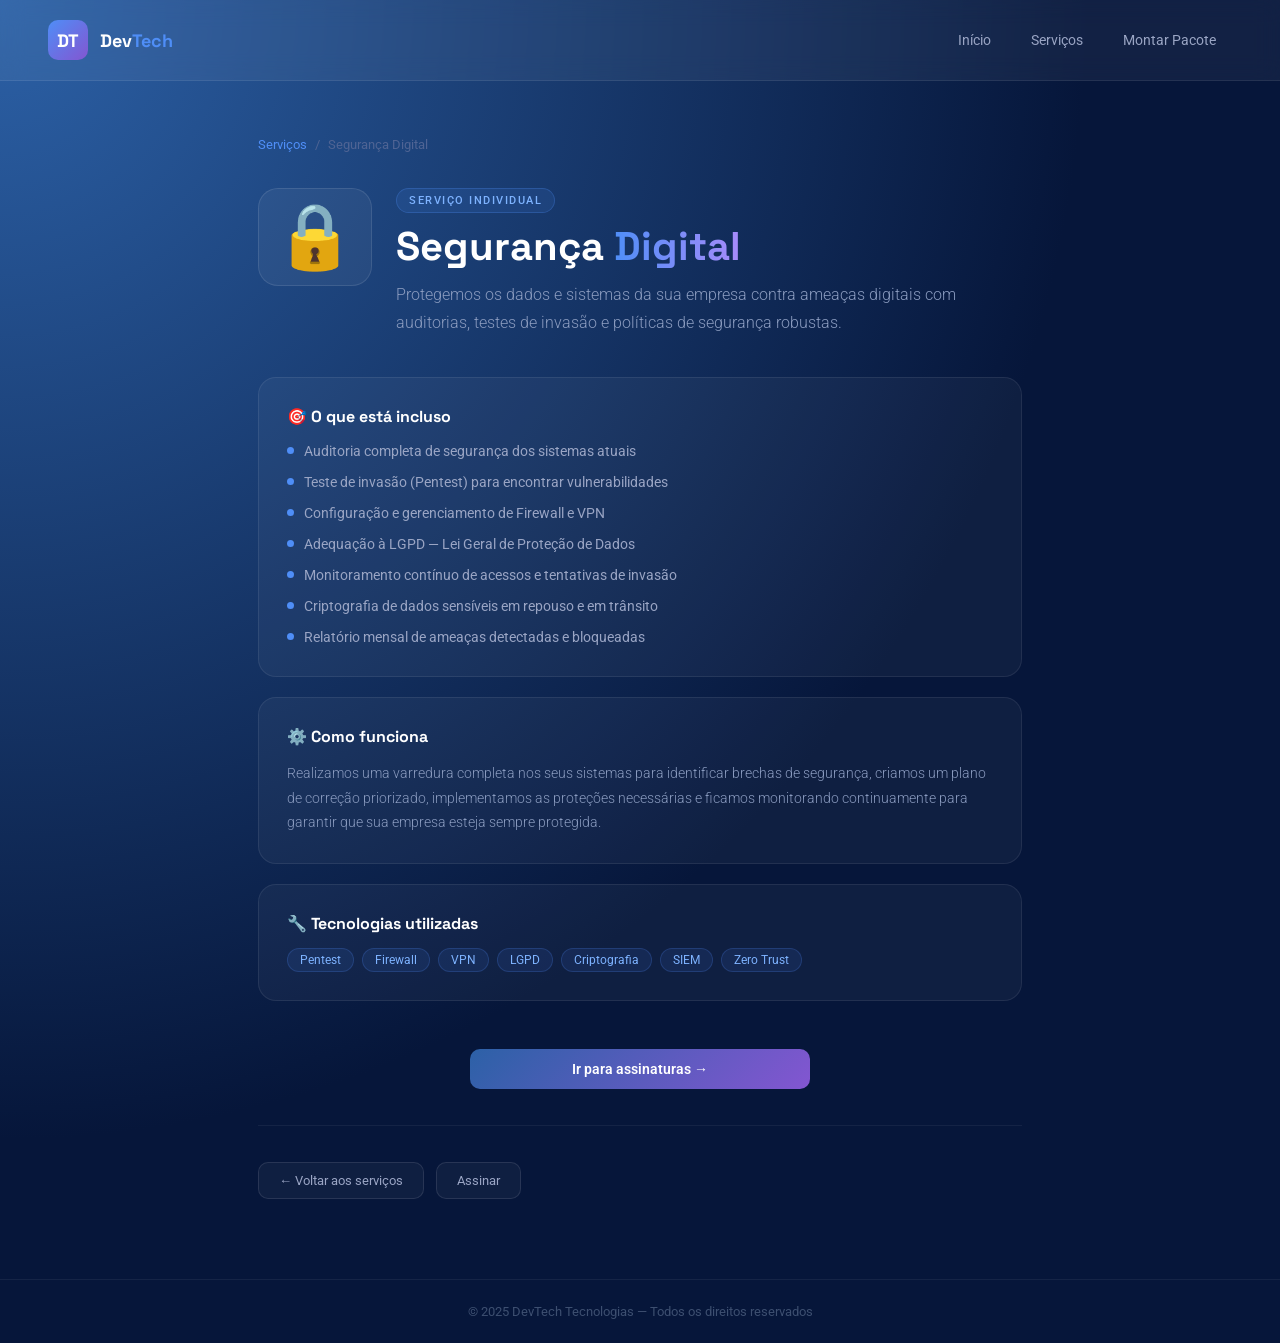
<file: detalhe-seguranca.html>
<!DOCTYPE html>
<html lang="pt-br">
<head>
    <meta charset="UTF-8">
    <meta name="viewport" content="width=device-width, initial-scale=1.0">
    <title>Segurança Digital — DevTech Tecnologias</title>
    <link rel="icon" type="image/svg+xml" href="favicon.svg">
    <link href="https://fonts.googleapis.com/css2?family=Space+Grotesk:wght@500;600;700&family=Roboto:wght@300;400;500;700&display=swap" rel="stylesheet">
    <style>
        * { margin: 0; padding: 0; box-sizing: border-box; }
        body {
            font-family: 'Roboto', sans-serif;
            background-color: #06163a;
            background-image:
                radial-gradient(ellipse at top left, #2c61a7 0%, #06163a 60%),
                radial-gradient(ellipse at bottom right, #8356d1 0%, transparent 80%);
            min-height: 100vh; color: #e8eaf6;
        }
        nav {
            display: flex; align-items: center; justify-content: space-between;
            padding: 20px 48px; background: rgba(255,255,255,0.05);
            backdrop-filter: blur(12px); border-bottom: 1px solid rgba(255,255,255,0.08);
            position: sticky; top: 0; z-index: 100;
        }
        .logo { display: flex; align-items: center; gap: 12px; text-decoration: none; }
        .logo-icon { width: 40px; height: 40px; background: linear-gradient(135deg, #4f8ef7, #8356d1); border-radius: 10px; display: flex; align-items: center; justify-content: center; font-family: 'Space Grotesk', sans-serif; font-weight: 800; font-size: 18px; color: white; }
        .logo-text { font-family: 'Space Grotesk', sans-serif; font-weight: 700; font-size: 18px; color: white; }
        .logo-text span { color: #4f8ef7; }
        .nav-links { display: flex; gap: 8px; }
        .nav-links a { color: #9aa5c4; text-decoration: none; font-size: 14px; padding: 8px 16px; border-radius: 8px; transition: all 0.2s; }
        .nav-links a:hover { background: rgba(255,255,255,0.07); color: white; }
        .page { max-width: 860px; margin: 0 auto; padding: 56px 48px 80px; }
        .breadcrumb { display: flex; align-items: center; gap: 8px; font-size: 13px; color: #4f6494; margin-bottom: 36px; }
        .breadcrumb a { color: #4f8ef7; text-decoration: none; }
        .breadcrumb a:hover { text-decoration: underline; }
        .servico-hero { display: flex; align-items: flex-start; gap: 24px; margin-bottom: 40px; animation: fadeUp 0.5s ease both; }
        .servico-emoji-grande { font-size: 64px; line-height: 1; flex-shrink: 0; background: rgba(255,255,255,0.05); border: 1px solid rgba(255,255,255,0.1); border-radius: 20px; padding: 16px; }
        .servico-info { flex: 1; }
        .hero-tag { display: inline-block; background: rgba(79,142,247,0.12); border: 1px solid rgba(79,142,247,0.25); color: #7eb3ff; font-size: 11px; font-weight: 500; letter-spacing: 1.5px; text-transform: uppercase; padding: 5px 12px; border-radius: 20px; margin-bottom: 12px; }
        .servico-info h1 { font-family: 'Space Grotesk', sans-serif; font-size: 40px; font-weight: 800; color: white; line-height: 1.1; margin-bottom: 12px; }
        .servico-info h1 span { background: linear-gradient(90deg, #4f8ef7, #a78bfa); -webkit-background-clip: text; -webkit-text-fill-color: transparent; background-clip: text; }
        .servico-info p { font-size: 16px; color: #8a9bbf; line-height: 1.75; font-weight: 300; }
        .secoes { display: flex; flex-direction: column; gap: 20px; margin-bottom: 48px; animation: fadeUp 0.5s 0.1s ease both; }
        .secao { background: rgba(255,255,255,0.04); border: 1px solid rgba(255,255,255,0.08); border-radius: 18px; padding: 28px; }
        .secao-titulo { font-family: 'Space Grotesk', sans-serif; font-size: 16px; font-weight: 700; color: white; margin-bottom: 14px; display: flex; align-items: center; gap: 8px; }
        .secao p { font-size: 14px; color: #8a9bbf; line-height: 1.75; font-weight: 300; }
        .lista { list-style: none; display: flex; flex-direction: column; gap: 10px; }
        .lista li { font-size: 14px; color: #9aa5c4; display: flex; align-items: flex-start; gap: 10px; line-height: 1.5; }
        .dot-item { width: 7px; height: 7px; border-radius: 50%; background: #4f8ef7; flex-shrink: 0; margin-top: 6px; }
        .techs { display: flex; flex-wrap: wrap; gap: 8px; margin-top: 4px; }
        .tech-tag { background: rgba(79,142,247,0.1); border: 1px solid rgba(79,142,247,0.2); color: #7eb3ff; font-size: 12px; padding: 4px 12px; border-radius: 20px; }
        .planos-section { animation: fadeUp 0.5s 0.2s ease both; }
        .planos-section h2 { font-family: 'Space Grotesk', sans-serif; font-size: 22px; font-weight: 700; color: white; margin-bottom: 20px; }
        .toggle-row { display: flex; align-items: center; gap: 12px; margin-bottom: 24px; }
        .toggle-label { font-size: 14px; color: #6b7fa3; font-weight: 500; transition: color 0.2s; }
        .toggle-label.ativo { color: white; }
        .toggle { position: relative; width: 52px; height: 26px; background: rgba(255,255,255,0.1); border-radius: 13px; cursor: pointer; border: 1px solid rgba(255,255,255,0.15); transition: background 0.3s; }
        .toggle.anual { background: rgba(79,142,247,0.35); border-color: rgba(79,142,247,0.5); }
        .toggle-bolinha { position: absolute; top: 3px; left: 3px; width: 18px; height: 18px; border-radius: 50%; background: white; transition: transform 0.3s; }
        .toggle.anual .toggle-bolinha { transform: translateX(26px); }
        .badge-eco { background: linear-gradient(135deg, #34d399, #10b981); color: #012b1a; font-size: 11px; font-weight: 700; padding: 3px 10px; border-radius: 20px; }
        .planos-grid { display: grid; grid-template-columns: 1fr 1fr; gap: 20px; }
        .plano-box { background: rgba(255,255,255,0.05); border: 1px solid rgba(255,255,255,0.08); border-radius: 18px; padding: 28px; transition: all 0.3s; position: relative; }
        .plano-box.destaque { border-color: rgba(79,142,247,0.45); background: rgba(79,142,247,0.06); }
        .badge-pop { position: absolute; top: -10px; left: 50%; transform: translateX(-50%); background: linear-gradient(135deg, #4f8ef7, #8356d1); color: white; font-size: 11px; font-weight: 700; padding: 3px 14px; border-radius: 20px; white-space: nowrap; }
        .plano-nome { font-family: 'Space Grotesk', sans-serif; font-size: 15px; font-weight: 700; color: white; text-align: center; margin-bottom: 16px; }
        .plano-preco-area { text-align: center; padding-bottom: 20px; margin-bottom: 20px; border-bottom: 1px solid rgba(255,255,255,0.07); }
        .preco-principal { font-family: 'Space Grotesk', sans-serif; font-size: 36px; font-weight: 800; color: white; line-height: 1; }
        .preco-principal span { font-size: 15px; color: #6b7fa3; font-weight: 400; }
        .preco-eco { font-size: 12px; color: #34d399; margin-top: 6px; font-weight: 500; }
        .plano-itens { list-style: none; display: flex; flex-direction: column; gap: 9px; margin-bottom: 22px; }
        .plano-itens li { font-size: 13px; color: #9aa5c4; display: flex; align-items: center; gap: 8px; }
        .check-icon { width: 16px; height: 16px; border-radius: 50%; background: rgba(79,142,247,0.15); border: 1px solid rgba(79,142,247,0.3); display: flex; align-items: center; justify-content: center; font-size: 9px; color: #4f8ef7; flex-shrink: 0; }
        .btn-assinar { display: block; width: 100%; padding: 12px; border-radius: 10px; background: linear-gradient(135deg, #2c61a7, #8356d1); color: white; font-family: 'Roboto', sans-serif; font-size: 14px; font-weight: 600; border: none; cursor: pointer; text-align: center; text-decoration: none; transition: opacity 0.2s, transform 0.15s; }
        .btn-assinar:hover { opacity: 0.85; transform: translateY(-2px); }
        .rodape-links { display: flex; gap: 12px; margin-top: 36px; padding-top: 36px; border-top: 1px solid rgba(255,255,255,0.06); }
        .btn-link { display: inline-flex; align-items: center; gap: 6px; padding: 10px 20px; border-radius: 10px; border: 1px solid rgba(255,255,255,0.1); background: rgba(255,255,255,0.04); color: #9aa5c4; font-size: 13px; text-decoration: none; transition: all 0.2s; }
        .btn-link:hover { background: rgba(255,255,255,0.08); color: white; }
        footer { text-align: center; padding: 24px; border-top: 1px solid rgba(255,255,255,0.06); color: #3d4f70; font-size: 13px; }
        @keyframes fadeUp { from { opacity: 0; transform: translateY(20px); } to { opacity: 1; transform: translateY(0); } }
        @media (max-width: 700px) { nav { padding: 16px 20px; } .nav-links { display: none; } .page { padding: 32px 20px 60px; } .servico-hero { flex-direction: column; gap: 16px; } .planos-grid { grid-template-columns: 1fr; } }
</style>
</head>
<body>
<nav>
    <a class="logo" href="dashboard.html">
        <div class="logo-icon">DT</div>
        <span class="logo-text">Dev<span>Tech</span></span>
    </a>
    <div class="nav-links">
        <a href="dashboard.html">In&#237;cio</a>
        <a href="serviços.html">Servi&#231;os</a>
        <a href="pacote.html">Montar Pacote</a>
    </div>
</nav>

<div class="page">
    <div class="breadcrumb">
        <a href="serviços.html">Servi&#231;os</a>
        <span>/</span>
        <span>Segurança Digital</span>
    </div>

    <div class="servico-hero">
        <div class="servico-emoji-grande">🔒</div>
        <div class="servico-info">
            <div class="hero-tag">Servi&#231;o Individual</div>
            <h1>Segurança <span>Digital</span></h1>
            <p>Protegemos os dados e sistemas da sua empresa contra ameaças digitais com auditorias, testes de invasão e políticas de segurança robustas.</p>
        </div>
    </div>

    <div class="secoes">
        <div class="secao">
            <div class="secao-titulo">&#127919; O que est&#225; incluso</div>
            <ul class="lista">
                    <li><span class="dot-item"></span>Auditoria completa de segurança dos sistemas atuais</li>
                    <li><span class="dot-item"></span>Teste de invasão (Pentest) para encontrar vulnerabilidades</li>
                    <li><span class="dot-item"></span>Configuração e gerenciamento de Firewall e VPN</li>
                    <li><span class="dot-item"></span>Adequação à LGPD — Lei Geral de Proteção de Dados</li>
                    <li><span class="dot-item"></span>Monitoramento contínuo de acessos e tentativas de invasão</li>
                    <li><span class="dot-item"></span>Criptografia de dados sensíveis em repouso e em trânsito</li>
                    <li><span class="dot-item"></span>Relatório mensal de ameaças detectadas e bloqueadas</li>
            </ul>
        </div>
        <div class="secao">
            <div class="secao-titulo">&#9881;&#65039; Como funciona</div>
            <p>Realizamos uma varredura completa nos seus sistemas para identificar brechas de segurança, criamos um plano de correção priorizado, implementamos as proteções necessárias e ficamos monitorando continuamente para garantir que sua empresa esteja sempre protegida.</p>
        </div>
        <div class="secao">
            <div class="secao-titulo">&#128295; Tecnologias utilizadas</div>
            <div class="techs">
                <span class="tech-tag">Pentest</span>
                <span class="tech-tag">Firewall</span>
                <span class="tech-tag">VPN</span>
                <span class="tech-tag">LGPD</span>
                <span class="tech-tag">Criptografia</span>
                <span class="tech-tag">SIEM</span>
                <span class="tech-tag">Zero Trust</span>
            </div>
        </div>
    </div>

    <div class="planos-section">

        <a href="pacote.html" class="btn-assinar" style="max-width: 340px; margin: 28px auto 0;">Ir para assinaturas &#8594;</a>

        <div class="rodape-links">
            <a href="serviços.html" class="btn-link">&#8592; Voltar aos servi&#231;os</a>
            <a href="pacote.html" class="btn-link">Assinar</a>
        </div>
    </div>
</div>

<footer>&#169; 2025 DevTech Tecnologias &#8212; Todos os direitos reservados</footer>

<script>
</script>
</body>
</html>
</file>
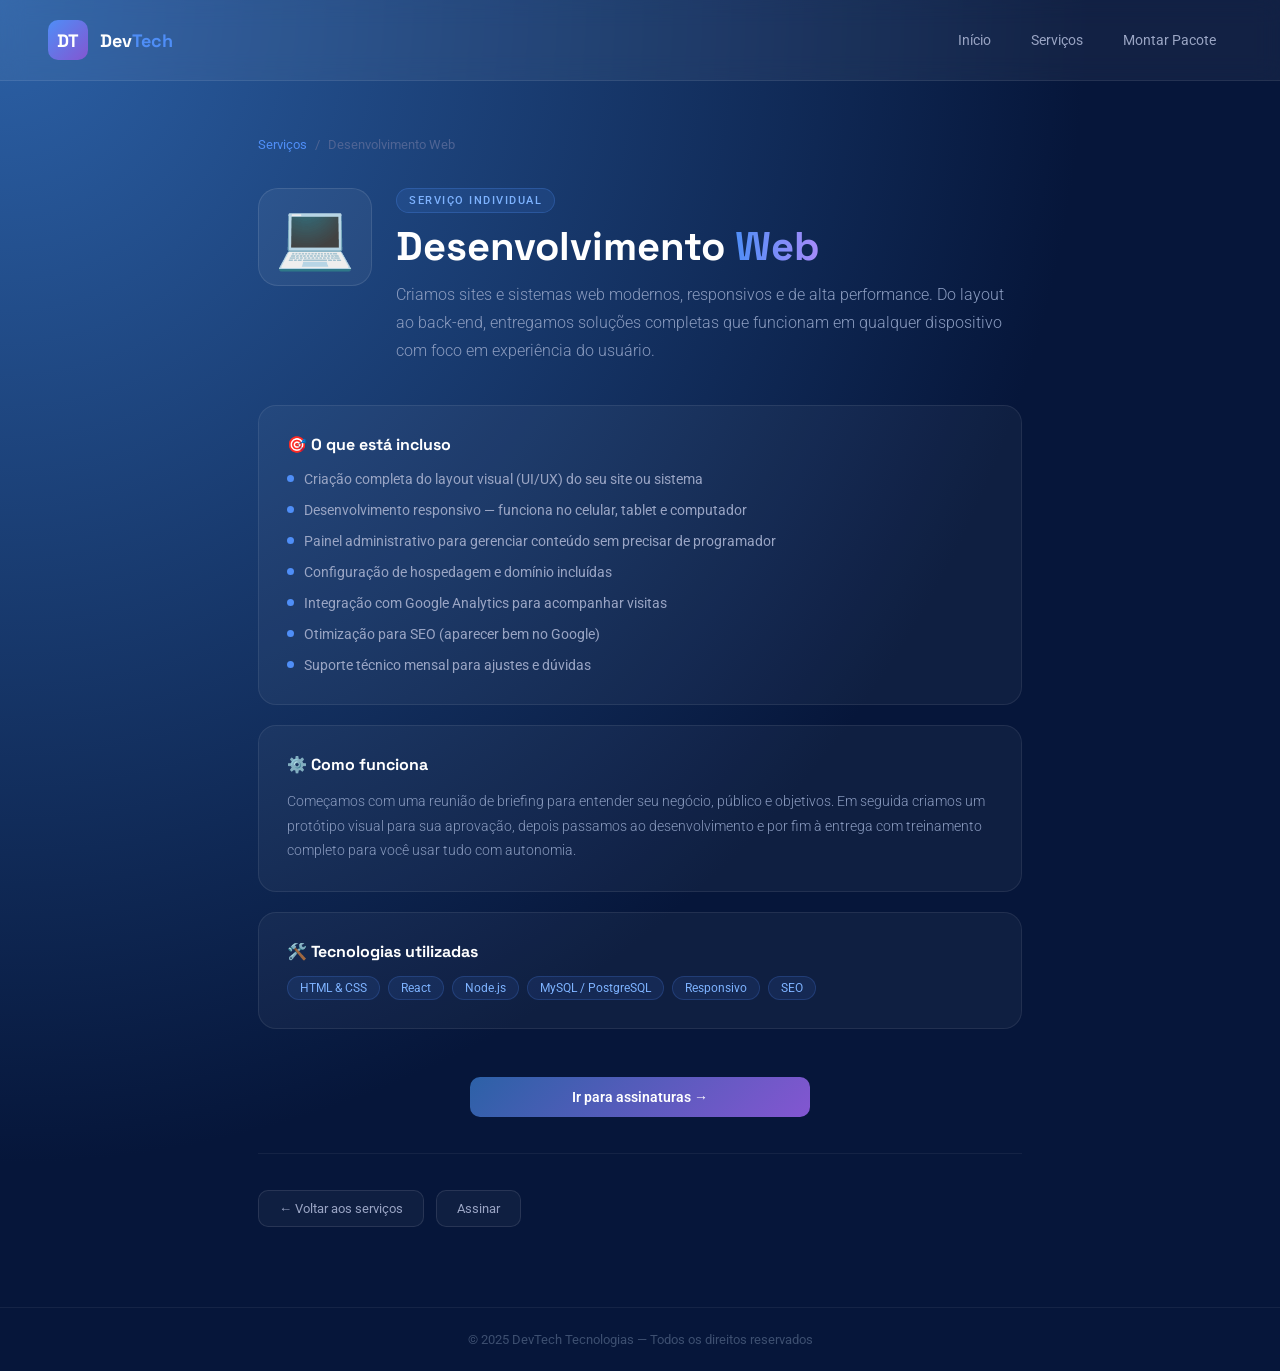
<file: detalhe-web.html>
<!DOCTYPE html>
<html lang="pt-br">
<head>
    <meta charset="UTF-8">
    <meta name="viewport" content="width=device-width, initial-scale=1.0">
    <title>Desenvolvimento Web — DevTech Tecnologias</title>
    <link rel="icon" type="image/svg+xml" href="favicon.svg">
    <link href="https://fonts.googleapis.com/css2?family=Space+Grotesk:wght@500;600;700&family=Roboto:wght@300;400;500;700&display=swap" rel="stylesheet">
    <style>
        * { margin: 0; padding: 0; box-sizing: border-box; }
        body {
            font-family: 'Roboto', sans-serif;
            background-color: #06163a;
            background-image:
                radial-gradient(ellipse at top left, #2c61a7 0%, #06163a 60%),
                radial-gradient(ellipse at bottom right, #8356d1 0%, transparent 80%);
            min-height: 100vh;
            color: #e8eaf6;
        }
        nav {
            display: flex; align-items: center; justify-content: space-between;
            padding: 20px 48px;
            background: rgba(255,255,255,0.05);
            backdrop-filter: blur(12px);
            border-bottom: 1px solid rgba(255,255,255,0.08);
            position: sticky; top: 0; z-index: 100;
        }
        .logo { display: flex; align-items: center; gap: 12px; text-decoration: none; }
        .logo-icon {
            width: 40px; height: 40px;
            background: linear-gradient(135deg, #4f8ef7, #8356d1);
            border-radius: 10px; display: flex; align-items: center; justify-content: center;
            font-family: 'Space Grotesk', sans-serif; font-weight: 800; font-size: 18px; color: white;
        }
        .logo-text { font-family: 'Space Grotesk', sans-serif; font-weight: 700; font-size: 18px; color: white; }
        .logo-text span { color: #4f8ef7; }
        .nav-links { display: flex; gap: 8px; }
        .nav-links a {
            color: #9aa5c4; text-decoration: none; font-size: 14px;
            padding: 8px 16px; border-radius: 8px; transition: all 0.2s;
        }
        .nav-links a:hover { background: rgba(255,255,255,0.07); color: white; }
        .nav-links a.ativo { background: rgba(79,142,247,0.15); color: #4f8ef7; pointer-events: none; }

        .page { max-width: 860px; margin: 0 auto; padding: 56px 48px 80px; }

        .breadcrumb {
            display: flex; align-items: center; gap: 8px;
            font-size: 13px; color: #4f6494; margin-bottom: 36px;
        }
        .breadcrumb a { color: #4f8ef7; text-decoration: none; }
        .breadcrumb a:hover { text-decoration: underline; }

        .servico-hero {
            display: flex; align-items: flex-start; gap: 24px;
            margin-bottom: 40px;
            animation: fadeUp 0.5s ease both;
        }
        .servico-emoji-grande {
            font-size: 64px; line-height: 1; flex-shrink: 0;
            background: rgba(255,255,255,0.05);
            border: 1px solid rgba(255,255,255,0.1);
            border-radius: 20px; padding: 16px;
        }
        .servico-info { flex: 1; }
        .hero-tag {
            display: inline-block;
            background: rgba(79,142,247,0.12);
            border: 1px solid rgba(79,142,247,0.25);
            color: #7eb3ff; font-size: 11px; font-weight: 500;
            letter-spacing: 1.5px; text-transform: uppercase;
            padding: 5px 12px; border-radius: 20px; margin-bottom: 12px;
        }
        .servico-info h1 {
            font-family: 'Space Grotesk', sans-serif; font-size: 40px; font-weight: 800;
            color: white; line-height: 1.1; margin-bottom: 12px;
        }
        .servico-info h1 span {
            background: linear-gradient(90deg, #4f8ef7, #a78bfa);
            -webkit-background-clip: text; -webkit-text-fill-color: transparent; background-clip: text;
        }
        .servico-info p { font-size: 16px; color: #8a9bbf; line-height: 1.75; font-weight: 300; }

        /* SEÇÕES */
        .secoes { display: flex; flex-direction: column; gap: 20px; margin-bottom: 48px; animation: fadeUp 0.5s 0.1s ease both; }
        .secao {
            background: rgba(255,255,255,0.04);
            border: 1px solid rgba(255,255,255,0.08);
            border-radius: 18px; padding: 28px;
        }
        .secao-titulo {
            font-family: 'Space Grotesk', sans-serif; font-size: 16px; font-weight: 700;
            color: white; margin-bottom: 14px;
            display: flex; align-items: center; gap: 8px;
        }
        .secao p { font-size: 14px; color: #8a9bbf; line-height: 1.75; font-weight: 300; }
        .lista { list-style: none; display: flex; flex-direction: column; gap: 10px; }
        .lista li { font-size: 14px; color: #9aa5c4; display: flex; align-items: flex-start; gap: 10px; line-height: 1.5; }
        .dot-item {
            width: 7px; height: 7px; border-radius: 50%;
            background: #4f8ef7; flex-shrink: 0; margin-top: 6px;
        }
        .techs { display: flex; flex-wrap: wrap; gap: 8px; margin-top: 4px; }
        .tech-tag {
            background: rgba(79,142,247,0.1); border: 1px solid rgba(79,142,247,0.2);
            color: #7eb3ff; font-size: 12px; padding: 4px 12px; border-radius: 20px;
        }

        /* PLANOS */
        .planos-section { animation: fadeUp 0.5s 0.2s ease both; }
        .planos-section h2 {
            font-family: 'Space Grotesk', sans-serif; font-size: 22px; font-weight: 700;
            color: white; margin-bottom: 20px;
        }
        .toggle-row {
            display: flex; align-items: center; gap: 12px; margin-bottom: 24px;
        }
        .toggle-label { font-size: 14px; color: #6b7fa3; font-weight: 500; transition: color 0.2s; }
        .toggle-label.ativo { color: white; }
        .toggle {
            position: relative; width: 52px; height: 26px;
            background: rgba(255,255,255,0.1); border-radius: 13px;
            cursor: pointer; border: 1px solid rgba(255,255,255,0.15); transition: background 0.3s;
        }
        .toggle.anual { background: rgba(79,142,247,0.35); border-color: rgba(79,142,247,0.5); }
        .toggle-bolinha {
            position: absolute; top: 3px; left: 3px;
            width: 18px; height: 18px; border-radius: 50%;
            background: white; transition: transform 0.3s;
        }
        .toggle.anual .toggle-bolinha { transform: translateX(26px); }
        .badge-eco {
            background: linear-gradient(135deg, #34d399, #10b981);
            color: #012b1a; font-size: 11px; font-weight: 700;
            padding: 3px 10px; border-radius: 20px;
        }

        .planos-grid { display: grid; grid-template-columns: 1fr 1fr; gap: 20px; }

        .plano-box {
            background: rgba(255,255,255,0.05);
            border: 1px solid rgba(255,255,255,0.08);
            border-radius: 18px; padding: 28px;
            transition: all 0.3s; position: relative;
        }
        .plano-box.destaque {
            border-color: rgba(79,142,247,0.45);
            background: rgba(79,142,247,0.06);
        }
        .badge-pop {
            position: absolute; top: -10px; left: 50%; transform: translateX(-50%);
            background: linear-gradient(135deg, #4f8ef7, #8356d1);
            color: white; font-size: 11px; font-weight: 700;
            padding: 3px 14px; border-radius: 20px; white-space: nowrap;
        }
        .plano-nome {
            font-family: 'Space Grotesk', sans-serif; font-size: 15px; font-weight: 700;
            color: white; text-align: center; margin-bottom: 16px;
        }
        .plano-preco-area {
            text-align: center; padding-bottom: 20px; margin-bottom: 20px;
            border-bottom: 1px solid rgba(255,255,255,0.07);
        }
        .preco-principal {
            font-family: 'Space Grotesk', sans-serif; font-size: 36px; font-weight: 800;
            color: white; line-height: 1;
        }
        .preco-principal span { font-size: 15px; color: #6b7fa3; font-weight: 400; }
        .preco-eco { font-size: 12px; color: #34d399; margin-top: 6px; font-weight: 500; }

        .plano-itens { list-style: none; display: flex; flex-direction: column; gap: 9px; margin-bottom: 22px; }
        .plano-itens li { font-size: 13px; color: #9aa5c4; display: flex; align-items: center; gap: 8px; }
        .check-icon {
            width: 16px; height: 16px; border-radius: 50%;
            background: rgba(79,142,247,0.15); border: 1px solid rgba(79,142,247,0.3);
            display: flex; align-items: center; justify-content: center;
            font-size: 9px; color: #4f8ef7; flex-shrink: 0;
        }
        .btn-assinar {
            display: block; width: 100%; padding: 12px; border-radius: 10px;
            background: linear-gradient(135deg, #2c61a7, #8356d1);
            color: white; font-family: 'Roboto', sans-serif;
            font-size: 14px; font-weight: 600; border: none; cursor: pointer;
            text-align: center; text-decoration: none;
            transition: opacity 0.2s, transform 0.15s;
        }
        .btn-assinar:hover { opacity: 0.85; transform: translateY(-2px); }

        .rodape-links {
            display: flex; gap: 12px; margin-top: 36px;
            padding-top: 36px; border-top: 1px solid rgba(255,255,255,0.06);
        }
        .btn-link {
            display: inline-flex; align-items: center; gap: 6px;
            padding: 10px 20px; border-radius: 10px;
            border: 1px solid rgba(255,255,255,0.1);
            background: rgba(255,255,255,0.04);
            color: #9aa5c4; font-size: 13px; text-decoration: none;
            transition: all 0.2s;
        }
        .btn-link:hover { background: rgba(255,255,255,0.08); color: white; }

        footer {
            text-align: center; padding: 24px;
            border-top: 1px solid rgba(255,255,255,0.06);
            color: #3d4f70; font-size: 13px;
        }

        @keyframes fadeUp {
            from { opacity: 0; transform: translateY(20px); }
            to   { opacity: 1; transform: translateY(0); }
        }
        @media (max-width: 700px) {
            nav { padding: 16px 20px; }
            .nav-links { display: none; }
            .page { padding: 32px 20px 60px; }
            .servico-hero { flex-direction: column; gap: 16px; }
            .planos-grid { grid-template-columns: 1fr; }
        }
    </style>
</head>
<body>
<nav>
    <a class="logo" href="dashboard.html">
        <div class="logo-icon">DT</div>
        <span class="logo-text">Dev<span>Tech</span></span>
    </a>
    <div class="nav-links">
        <a href="dashboard.html">Início</a>
        <a href="serviços.html">Serviços</a>
        <a href="pacote.html">Montar Pacote</a>
    </div>
</nav>

<div class="page">
    <div class="breadcrumb">
        <a href="serviços.html">Serviços</a>
        <span>/</span>
        <span>Desenvolvimento Web</span>
    </div>

    <div class="servico-hero">
        <div class="servico-emoji-grande">💻</div>
        <div class="servico-info">
            <div class="hero-tag">Serviço Individual</div>
            <h1>Desenvolvimento <span>Web</span></h1>
            <p>Criamos sites e sistemas web modernos, responsivos e de alta performance. Do layout ao back-end, entregamos soluções completas que funcionam em qualquer dispositivo com foco em experiência do usuário.</p>
        </div>
    </div>

    <div class="secoes">
        <div class="secao">
            <div class="secao-titulo">🎯 O que está incluso</div>
            <ul class="lista">
                <li><span class="dot-item"></span>Criação completa do layout visual (UI/UX) do seu site ou sistema</li>
                <li><span class="dot-item"></span>Desenvolvimento responsivo — funciona no celular, tablet e computador</li>
                <li><span class="dot-item"></span>Painel administrativo para gerenciar conteúdo sem precisar de programador</li>
                <li><span class="dot-item"></span>Configuração de hospedagem e domínio incluídas</li>
                <li><span class="dot-item"></span>Integração com Google Analytics para acompanhar visitas</li>
                <li><span class="dot-item"></span>Otimização para SEO (aparecer bem no Google)</li>
                <li><span class="dot-item"></span>Suporte técnico mensal para ajustes e dúvidas</li>
            </ul>
        </div>
        <div class="secao">
            <div class="secao-titulo">⚙️ Como funciona</div>
            <p>Começamos com uma reunião de briefing para entender seu negócio, público e objetivos. Em seguida criamos um protótipo visual para sua aprovação, depois passamos ao desenvolvimento e por fim à entrega com treinamento completo para você usar tudo com autonomia.</p>
        </div>
        <div class="secao">
            <div class="secao-titulo">🛠️ Tecnologias utilizadas</div>
            <div class="techs">
                <span class="tech-tag">HTML & CSS</span>
                <span class="tech-tag">React</span>
                <span class="tech-tag">Node.js</span>
                <span class="tech-tag">MySQL / PostgreSQL</span>
                <span class="tech-tag">Responsivo</span>
                <span class="tech-tag">SEO</span>
            </div>
        </div>
    </div>

    <div class="planos-section">

        <a href="pacote.html" class="btn-assinar" style="max-width: 340px; margin: 28px auto 0;">Ir para assinaturas &#8594;</a>

        <div class="rodape-links">
            <a href="serviços.html" class="btn-link">← Voltar aos serviços</a>
            <a href="pacote.html" class="btn-link">Assinar</a>
        </div>
    </div>
</div>

<footer>© 2025 DevTech Tecnologias — Todos os direitos reservados</footer>


</body>
</html>
</file>
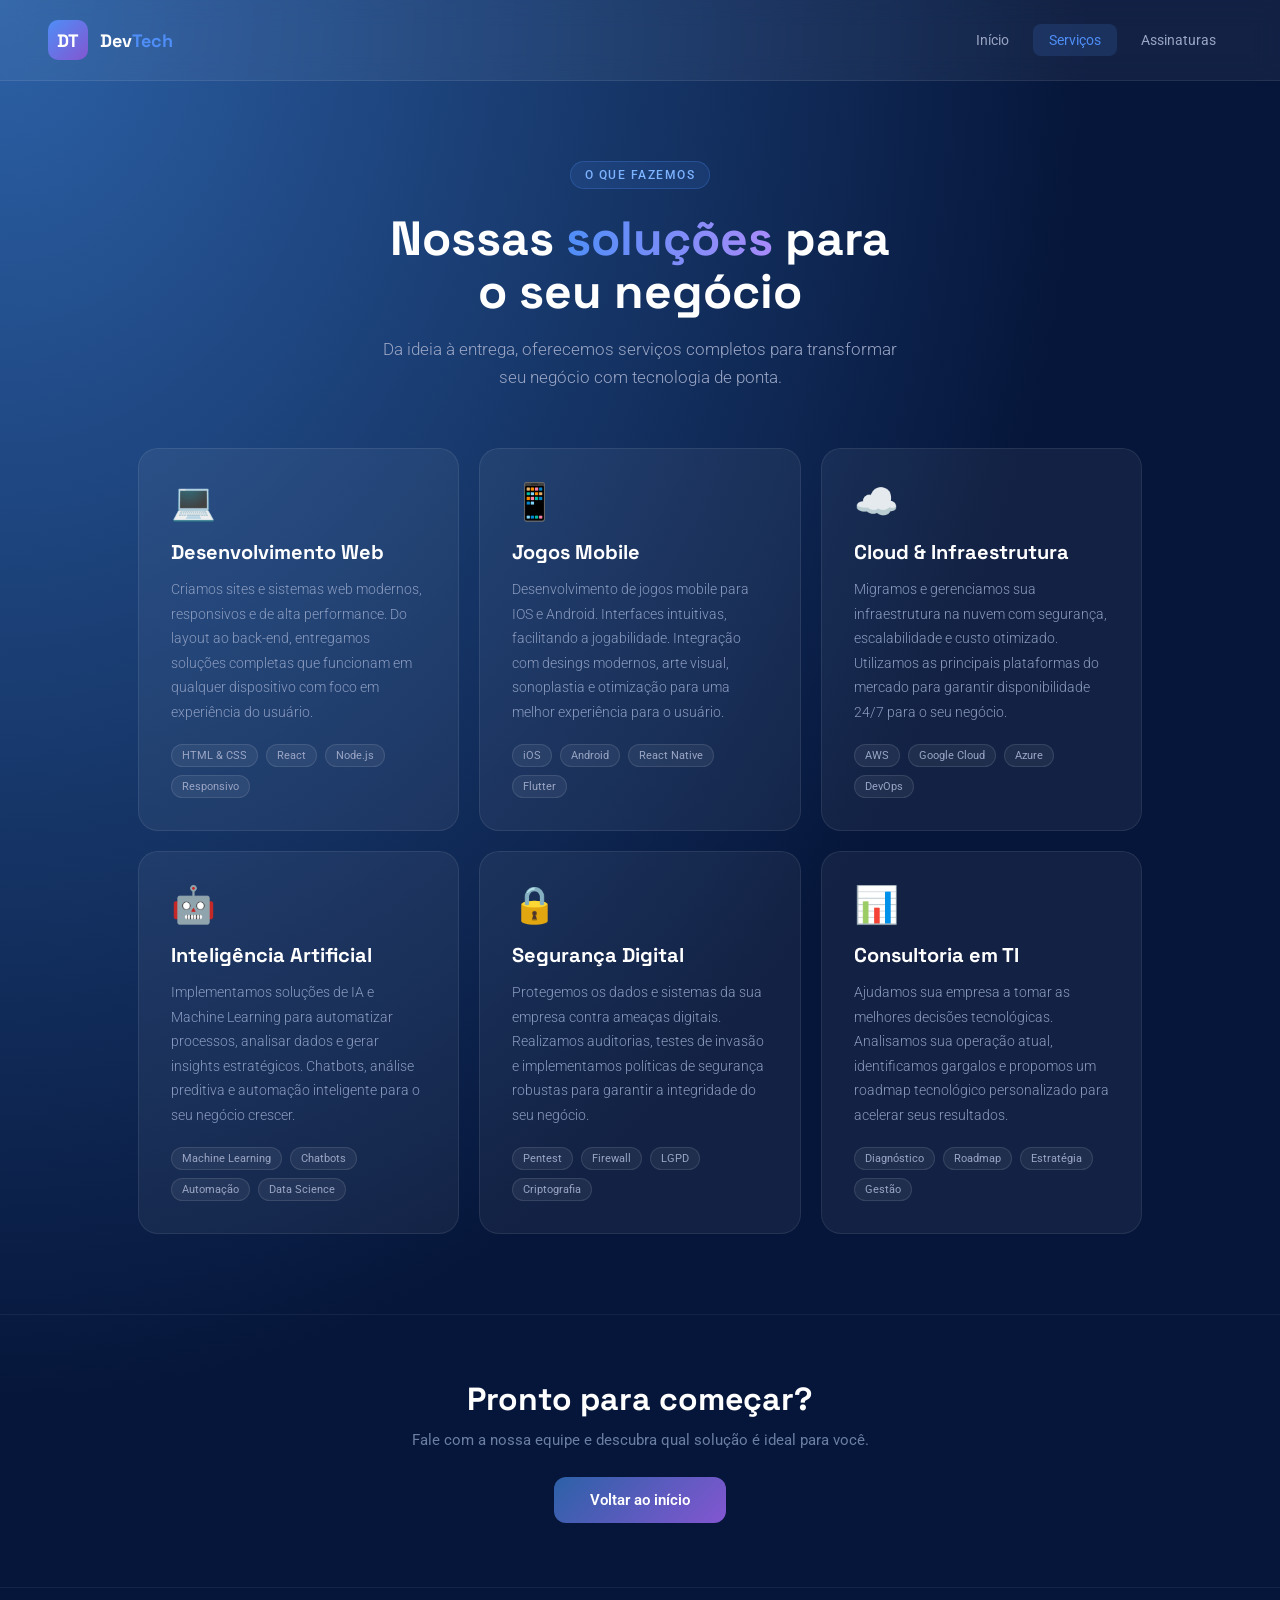
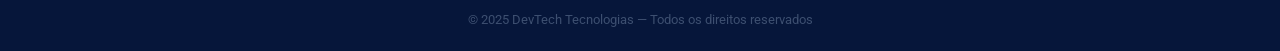
<file: serviços.html>
<!DOCTYPE html>
<html lang="pt-br">
<head>
    <meta charset="UTF-8">
    <meta name="viewport" content="width=device-width, initial-scale=1.0">
    <title>Serviços — DevTech Tecnologias</title>
    <link rel="icon" type="image/svg+xml" href="favicon.svg">
    <link href="https://fonts.googleapis.com/css2?family=Space+Grotesk:wght@500;600;700&family=Roboto:wght@300;400;500;700&display=swap" rel="stylesheet">
    <style>
        * {
            margin: 0;
            padding: 0;
            box-sizing: border-box;
        }

        body {
            font-family: 'Roboto', sans-serif;
            background-color: #06163a;
            background-image:
                radial-gradient(ellipse at top left, #2c61a7 0%, #06163a 60%),
                radial-gradient(ellipse at bottom right, #8356d1 0%, transparent 80%);
            min-height: 100vh;
            color: #e8eaf6;
        }

        /* NAVBAR */
        nav {
            display: flex;
            align-items: center;
            justify-content: space-between;
            padding: 20px 48px;
            background: rgba(255,255,255,0.05);
            backdrop-filter: blur(12px);
            border-bottom: 1px solid rgba(255,255,255,0.08);
            position: sticky;
            top: 0;
            z-index: 100;
        }

        .logo {
            display: flex;
            align-items: center;
            gap: 12px;
            text-decoration: none;
        }

        .logo-icon {
            width: 40px;
            height: 40px;
            background: linear-gradient(135deg, #4f8ef7, #8356d1);
            border-radius: 10px;
            display: flex;
            align-items: center;
            justify-content: center;
            font-family: 'Space Grotesk', sans-serif;
            font-weight: 800;
            font-size: 18px;
            color: white;
        }

        .logo-text {
            font-family: 'Space Grotesk', sans-serif;
            font-weight: 700;
            font-size: 18px;
            color: white;
        }

        .logo-text span { color: #4f8ef7; }

        .nav-links {
            display: flex;
            gap: 8px;
        }

        .nav-links a {
            color: #9aa5c4;
            text-decoration: none;
            font-size: 14px;
            padding: 8px 16px;
            border-radius: 8px;
            transition: all 0.2s;
        }

        .nav-links a:hover {
            background: rgba(255,255,255,0.07);
            color: white;
        }

        .nav-links a.ativo {
            background: rgba(79,142,247,0.15);
            color: #4f8ef7;
            pointer-events: none;
            cursor: default;
        }

        /* HERO */
        .hero {
            text-align: center;
            padding: 80px 48px 56px;
            animation: fadeUp 0.6s ease both;
        }

        .hero-tag {
            display: inline-block;
            background: rgba(79,142,247,0.12);
            border: 1px solid rgba(79,142,247,0.25);
            color: #7eb3ff;
            font-size: 12px;
            font-weight: 500;
            letter-spacing: 1.5px;
            text-transform: uppercase;
            padding: 6px 14px;
            border-radius: 20px;
            margin-bottom: 24px;
        }

        .hero h1 {
            font-family: 'Space Grotesk', sans-serif;
            font-size: 48px;
            font-weight: 800;
            color: white;
            margin-bottom: 16px;
            line-height: 1.1;
        }

        .hero h1 span {
            background: linear-gradient(90deg, #4f8ef7, #a78bfa);
            -webkit-background-clip: text;
            -webkit-text-fill-color: transparent;
            background-clip: text;
        }

        .hero p {
            font-size: 17px;
            color: #9aa5c4;
            max-width: 520px;
            margin: 0 auto;
            line-height: 1.7;
            font-weight: 300;
        }

        /* GRID DE SERVIÇOS */
        .servicos {
            max-width: 1100px;
            margin: 0 auto;
            padding: 0 48px 80px;
            display: grid;
            grid-template-columns: repeat(auto-fit, minmax(300px, 1fr));
            gap: 20px;
            animation: fadeUp 0.6s 0.15s ease both;
        }

        .card {
            background: rgba(255,255,255,0.05);
            border: 1px solid rgba(255,255,255,0.08);
            border-radius: 20px;
            padding: 32px;
            transition: all 0.25s;
            position: relative;
            overflow: hidden;
        }

        .card::before {
            content: '';
            position: absolute;
            top: 0; left: 0; right: 0;
            height: 3px;
            border-radius: 20px 20px 0 0;
            opacity: 0;
            transition: opacity 0.3s;
        }

        .card:hover {
            transform: translateY(-6px);
            background: rgba(255,255,255,0.08);
            border-color: rgba(79,142,247,0.2);
        }

        .card:hover::before {
            opacity: 1;
        }

        .card-1::before { background: linear-gradient(90deg, #4f8ef7, #60a5fa); }
        .card-2::before { background: linear-gradient(90deg, #a78bfa, #8356d1); }
        .card-3::before { background: linear-gradient(90deg, #34d399, #10b981); }
        .card-4::before { background: linear-gradient(90deg, #f59e0b, #f97316); }
        .card-5::before { background: linear-gradient(90deg, #f43f5e, #ec4899); }
        .card-6::before { background: linear-gradient(90deg, #06b6d4, #0ea5e9); }

        .card-emoji {
            font-size: 36px;
            margin-bottom: 16px;
            display: block;
        }

        .card h2 {
            font-family: 'Space Grotesk', sans-serif;
            font-size: 20px;
            font-weight: 700;
            color: white;
            margin-bottom: 12px;
        }

        .card p {
            font-size: 14px;
            color: #8a9bbf;
            line-height: 1.75;
            font-weight: 300;
        }

        .card-tags {
            display: flex;
            flex-wrap: wrap;
            gap: 8px;
            margin-top: 20px;
        }

        .tag {
            background: rgba(255,255,255,0.06);
            border: 1px solid rgba(255,255,255,0.1);
            color: #9aa5c4;
            font-size: 11px;
            padding: 4px 10px;
            border-radius: 20px;
        }

        /* CTA */
        .cta {
            text-align: center;
            padding: 64px 48px;
            border-top: 1px solid rgba(255,255,255,0.06);
            animation: fadeUp 0.6s 0.3s ease both;
        }

        .cta h2 {
            font-family: 'Space Grotesk', sans-serif;
            font-size: 32px;
            font-weight: 700;
            color: white;
            margin-bottom: 12px;
        }

        .cta p {
            color: #6b7fa3;
            font-size: 15px;
            margin-bottom: 28px;
        }

        .btn-cta {
            display: inline-block;
            background: linear-gradient(135deg, #2c61a7, #8356d1);
            color: white;
            font-family: 'Roboto', sans-serif;
            font-size: 15px;
            font-weight: 600;
            padding: 14px 36px;
            border-radius: 12px;
            border: none;
            cursor: pointer;
            text-decoration: none;
            transition: opacity 0.2s, transform 0.1s;
        }

        .btn-cta:hover {
            opacity: 0.9;
            transform: translateY(-2px);
        }

        footer {
            text-align: center;
            padding: 24px;
            border-top: 1px solid rgba(255,255,255,0.06);
            color: #3d4f70;
            font-size: 13px;
        }

        @keyframes fadeUp {
            from { opacity: 0; transform: translateY(24px); }
            to   { opacity: 1; transform: translateY(0); }
        }

        @media (max-width: 700px) {
            nav { padding: 16px 20px; }
            .nav-links { display: none; }
            .hero { padding: 48px 20px 36px; }
            .hero h1 { font-size: 32px; }
            .servicos { padding: 0 20px 48px; }
        }
    </style>
</head>
<body>

    <nav>
        <a class="logo" href="dashboard.html">
            <div class="logo-icon">DT</div>
            <span class="logo-text">Dev<span>Tech</span></span>
        </a>
        <div class="nav-links">
            <a href="dashboard.html">Início</a>
            <a href="serviços.html" class="ativo">Serviços</a>
            <a class="btn-sair" onclick="window.location.href='pacote.html'">Assinaturas</a>
            
        </div>
    </nav>

    <section class="hero">
        <div class="hero-tag">O que fazemos</div>
        <h1>Nossas <span>soluções</span> para<br>o seu negócio</h1>
        <p>Da ideia à entrega, oferecemos serviços completos para transformar seu negócio com tecnologia de ponta.</p>
    </section>

    <div class="servicos">

        <div class="card card-1">
            <span class="card-emoji">💻</span>
            <h2>Desenvolvimento Web</h2>
            <p>Criamos sites e sistemas web modernos, responsivos e de alta performance. Do layout ao back-end, entregamos soluções completas que funcionam em qualquer dispositivo com foco em experiência do usuário.</p>
            <div class="card-tags">
                <span class="tag">HTML & CSS</span>
                <span class="tag">React</span>
                <span class="tag">Node.js</span>
                <span class="tag">Responsivo</span>
            </div>
        </div>

        <div class="card card-2">
            <span class="card-emoji">📱</span>
            <h2>Jogos Mobile</h2>
            <p>Desenvolvimento de jogos mobile para IOS e Android. Interfaces intuitivas, facilitando a jogabilidade. Integração com desings modernos, arte visual, sonoplastia e otimização para uma melhor experiência para o usuário.</p>
            <div class="card-tags">
                <span class="tag">iOS</span>
                <span class="tag">Android</span>
                <span class="tag">React Native</span>
                <span class="tag">Flutter</span>
            </div>
        </div>

        <div class="card card-3">
            <span class="card-emoji">☁️</span>
            <h2>Cloud & Infraestrutura</h2>
            <p>Migramos e gerenciamos sua infraestrutura na nuvem com segurança, escalabilidade e custo otimizado. Utilizamos as principais plataformas do mercado para garantir disponibilidade 24/7 para o seu negócio.</p>
            <div class="card-tags">
                <span class="tag">AWS</span>
                <span class="tag">Google Cloud</span>
                <span class="tag">Azure</span>
                <span class="tag">DevOps</span>
            </div>
        </div>

        <div class="card card-4">
            <span class="card-emoji">🤖</span>
            <h2>Inteligência Artificial</h2>
            <p>Implementamos soluções de IA e Machine Learning para automatizar processos, analisar dados e gerar insights estratégicos. Chatbots, análise preditiva e automação inteligente para o seu negócio crescer.</p>
            <div class="card-tags">
                <span class="tag">Machine Learning</span>
                <span class="tag">Chatbots</span>
                <span class="tag">Automação</span>
                <span class="tag">Data Science</span>
            </div>
        </div>

        <div class="card card-5">
            <span class="card-emoji">🔒</span>
            <h2>Segurança Digital</h2>
            <p>Protegemos os dados e sistemas da sua empresa contra ameaças digitais. Realizamos auditorias, testes de invasão e implementamos políticas de segurança robustas para garantir a integridade do seu negócio.</p>
            <div class="card-tags">
                <span class="tag">Pentest</span>
                <span class="tag">Firewall</span>
                <span class="tag">LGPD</span>
                <span class="tag">Criptografia</span>
            </div>
        </div>

        <div class="card card-6">
            <span class="card-emoji">📊</span>
            <h2>Consultoria em TI</h2>
            <p>Ajudamos sua empresa a tomar as melhores decisões tecnológicas. Analisamos sua operação atual, identificamos gargalos e propomos um roadmap tecnológico personalizado para acelerar seus resultados.</p>
            <div class="card-tags">
                <span class="tag">Diagnóstico</span>
                <span class="tag">Roadmap</span>
                <span class="tag">Estratégia</span>
                <span class="tag">Gestão</span>
            </div>
        </div>

    </div>

    <section class="cta">
        <h2>Pronto para começar?</h2>
        <p>Fale com a nossa equipe e descubra qual solução é ideal para você.</p>
        <a href="dashboard.html" class="btn-cta">Voltar ao início</a>
    </section>

    <footer>
        © 2025 DevTech Tecnologias — Todos os direitos reservados
    </footer>

</body>
</html>
</file>
